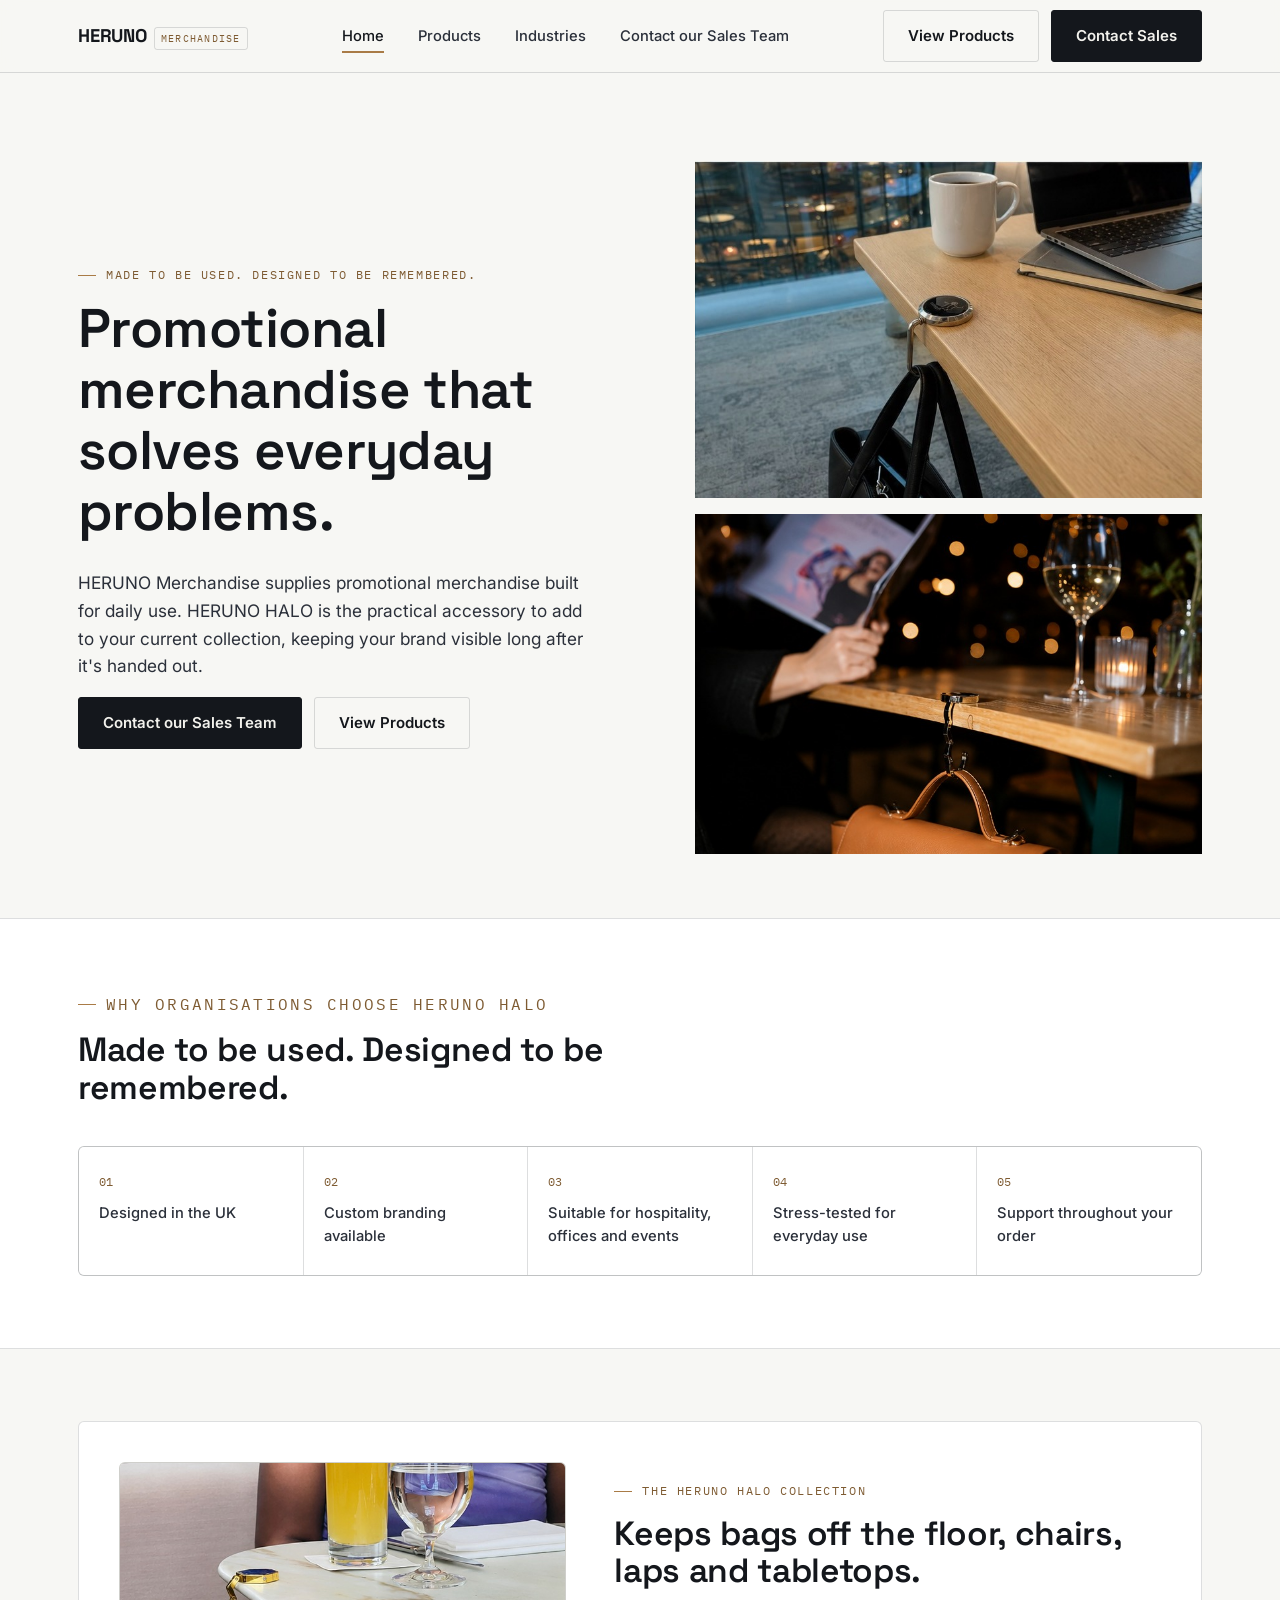
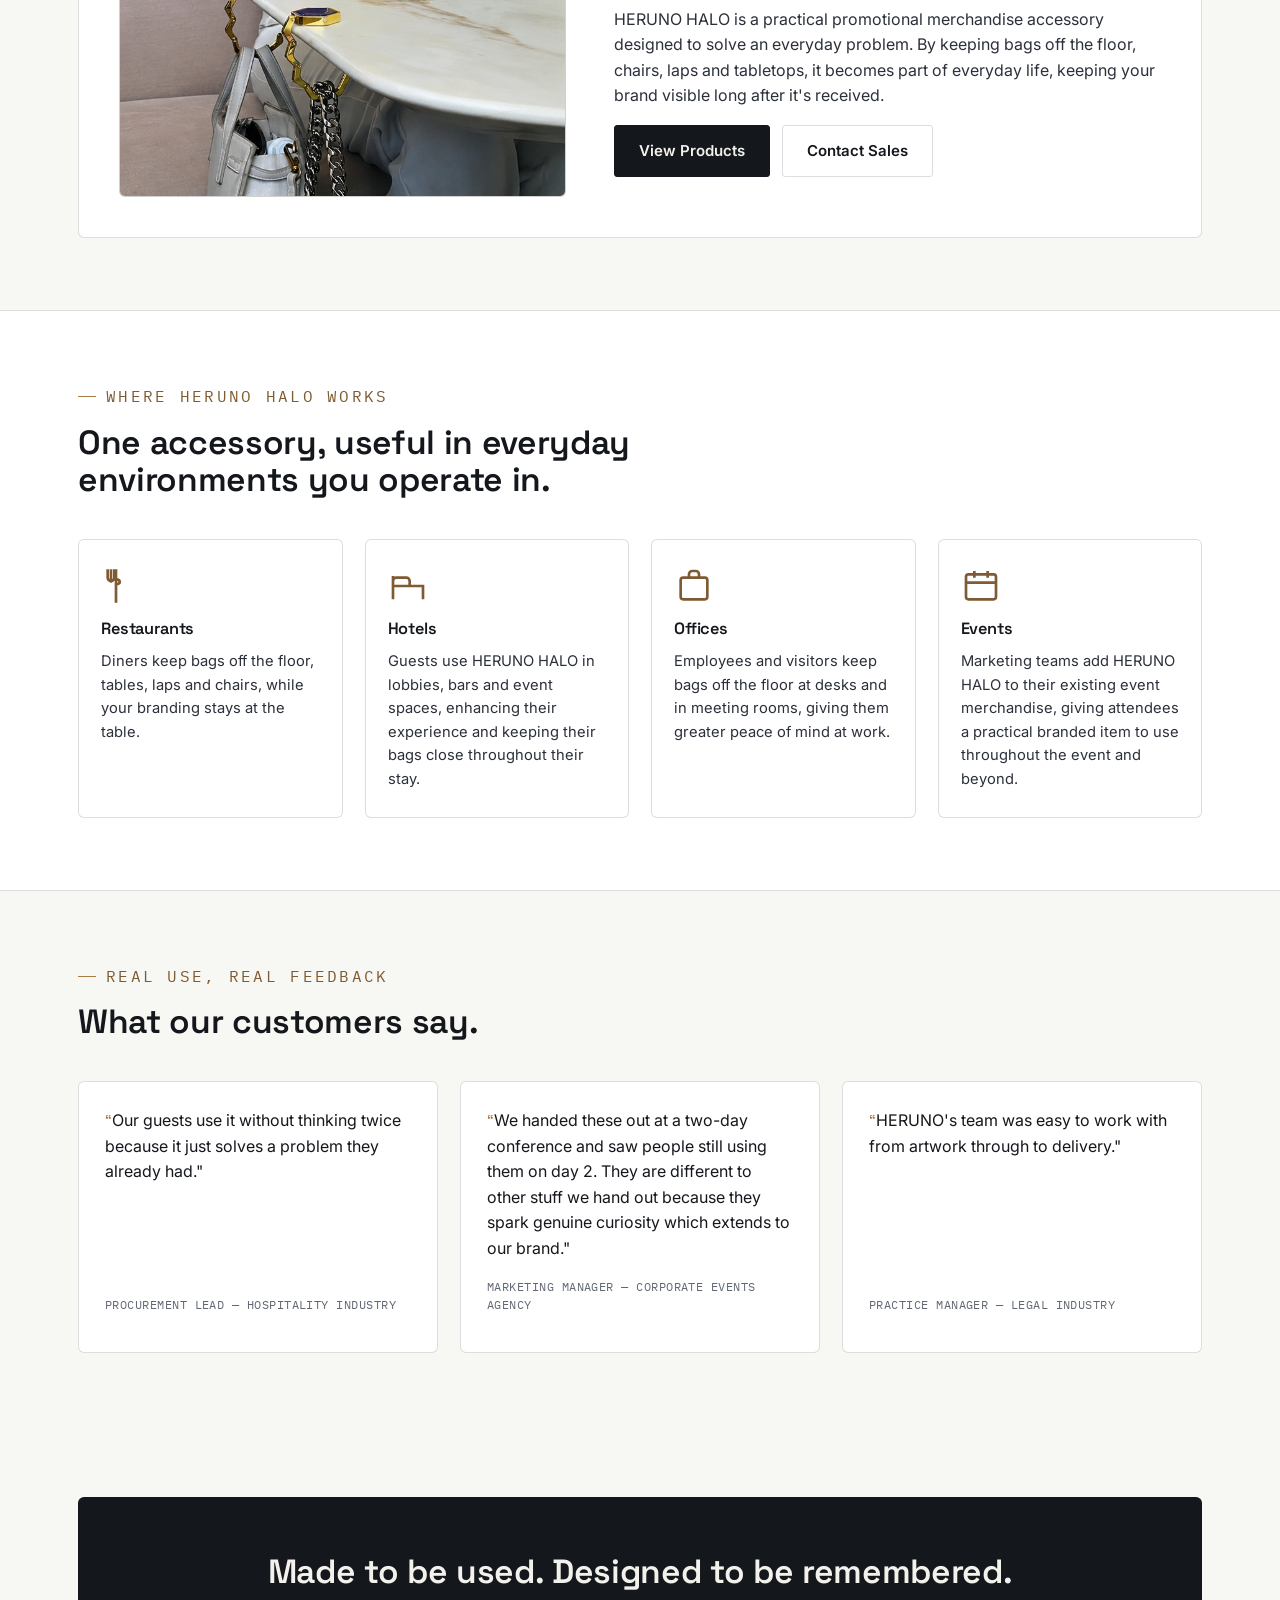
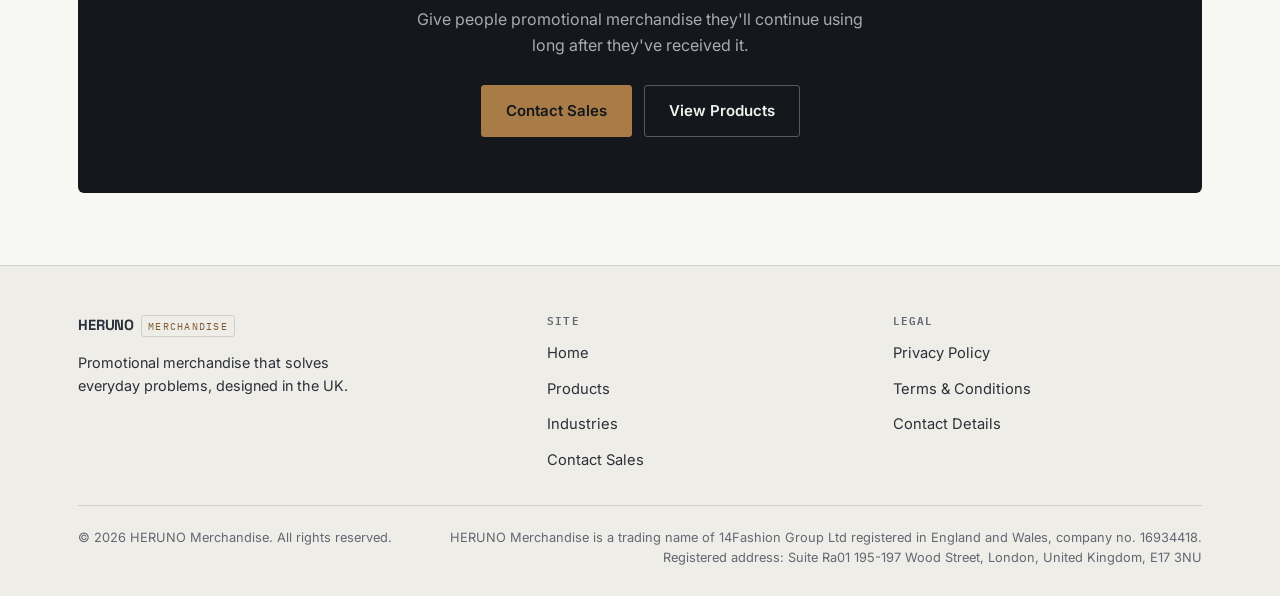
<file: index.html>
<!DOCTYPE html>
<html lang="en">

<head>
  <meta charset="UTF-8">
  <meta name="viewport" content="width=device-width, initial-scale=1.0">
  <title>HERUNO Merchandise — Promotional Merchandise That Solves Everyday Problems</title>
  <meta name="description"
    content="HERUNO brings thoughtfully designed accessories to busineeses that value practical,memorable merchandise.">
  <link rel="preconnect" href="https://fonts.googleapis.com">
  <link
    href="https://fonts.googleapis.com/css2?family=Space+Grotesk:wght@500;600;700&family=Inter:wght@400;500;600&family=IBM+Plex+Mono:wght@400;500&display=swap"
    rel="stylesheet">
  <link rel="stylesheet" href="css/style.css">
</head>

<body>

  <header class="site-header">
    <div class="container nav-wrap">
      <a href="index.html" class="logo">HERUNO <span class="tag">Merchandise</span></a>
      <nav aria-label="Primary">
        <ul class="nav-links">
          <li><a href="index.html" aria-current="page">Home</a></li>
          <li><a href="products.html">Products</a></li>
          <li><a href="industries.html">Industries</a></li>
          <li><a href="contact.html">Contact our Sales Team</a></li>
        </ul>
      </nav>
      <div class="nav-cta">
        <a href="products.html" class="btn btn-secondary">View Products</a>
        <a href="contact.html" class="btn btn-primary">Contact Sales</a>
        <button class="nav-toggle" aria-label="Open menu" aria-expanded="false"><span></span></button>
      </div>
    </div>
  </header>

  <main>

    <!-- Hero -->
    <section class="hero">
      <div class="container hero-grid">
        <div>
          <p class="eyebrow">Made to be used. Designed to be remembered.</p>
          <h1>Promotional merchandise that solves everyday problems.</h1>
          <p class="lede">HERUNO Merchandise supplies promotional merchandise built for daily use. HERUNO HALO is the
            practical
            accessory to add to your current collection, keeping your brand visible long after it's handed out.</p>
          <div class="btn-row">
            <a href="contact.html" class="btn btn-primary">Contact our Sales Team
            </a>
            <a href="products.html" class="btn btn-secondary">View Products</a>
          </div>
        </div>
        <div class="hero-images">
          <img src="assets/office-desk-laptop.jpg"
            alt="HERUNO HALO in use on a desk in an office atrium, next to a laptop">
          <img src="assets/restaurant-evening-secure.jpg"
            alt="HERUNO HALO Secure holding a bag at an evening restaurant table">
        </div>
      </div>
    </section>

    <!-- Trust -->
    <section class="section-alt">
      <div class="container">
        <div class="section-head">
          <p class="eyebrow">Why Organisations Choose HERUNO HALO</p>
          <h2>Made to be used. Designed to be remembered.</h2>
        </div>
        <div class="trust-grid">
          <div class="trust-item"><span class="num">01</span>
            <p>Designed in the UK</p>
          </div>
          <div class="trust-item"><span class="num">02</span>
            <p>Custom branding available</p>
          </div>
          <div class="trust-item"><span class="num">03</span>
            <p>Suitable for hospitality, offices and events</p>
          </div>
          <div class="trust-item"><span class="num">04</span>
            <p>Stress-tested for everyday use</p>
          </div>
          <div class="trust-item"><span class="num">05</span>
            <p>Support throughout your order</p>
          </div>
        </div>
      </div>
    </section>

    <!-- HALO description -->
    <section>
      <div class="container">
        <div class="halo-panel">
          <div class="photo-frame">
            <img src="assets/restaurant-table-fold.jpg" alt="HERUNO HALO Fold at a restaurant table">
          </div>
          <div>
            <p class="eyebrow">The HERUNO HALO Collection</p>
            <h2>Keeps bags off the floor, chairs, laps and tabletops.</h2>
            <p>HERUNO HALO is a practical promotional merchandise accessory designed to solve an everyday problem. By
              keeping bags off the floor, chairs, laps and tabletops, it becomes part of everyday life, keeping your
              brand visible long after it's received.</p>
            <div class="btn-row">
              <a href="products.html" class="btn btn-primary">View Products</a>
              <a href="contact.html" class="btn btn-secondary">Contact Sales</a>
            </div>
          </div>
        </div>
      </div>
    </section>

    <!-- Where HERUNO HALO works -->
    <section class="section-alt">
      <div class="container">
        <div class="section-head">
          <p class="eyebrow">Where HERUNO HALO Works</p>
          <h2>One accessory, useful in everyday environments you operate in.</h2>
        </div>
        <div class="industry-grid">
          <div class="industry-card">
            <svg class="icon" viewBox="0 0 24 24" fill="none" stroke="currentColor" stroke-width="1.6">
              <path d="M6 2v8M4 2v5a2 2 0 0 0 4 0V2M9 2l0 20M9 8c3 0 3 3 0 3" />
            </svg>
            <h3>Restaurants</h3>
            <p>Diners keep bags off the floor, tables, laps and chairs, while your branding stays at the table.</p>
          </div>
          <div class="industry-card">
            <svg class="icon" viewBox="0 0 24 24" fill="none" stroke="currentColor" stroke-width="1.6">
              <path d="M3 20V6M3 12h18v8M3 12V9a2 2 0 0 1 2-2h6a2 2 0 0 1 2 2v3" />
            </svg>
            <h3>Hotels</h3>
            <p>Guests use HERUNO HALO in lobbies, bars and event spaces, enhancing their experience and keeping their
              bags
              close throughout their stay.</p>
          </div>
          <div class="industry-card">
            <svg class="icon" viewBox="0 0 24 24" fill="none" stroke="currentColor" stroke-width="1.6">
              <rect x="4" y="7" width="16" height="13" rx="1.5" />
              <path d="M9 7V5a2 2 0 0 1 2-2h2a2 2 0 0 1 2 2v2" />
            </svg>
            <h3>Offices</h3>
            <p>Employees and visitors keep bags off the floor at desks and in meeting rooms, giving them greater peace
              of mind at work.</p>
          </div>
          <div class="industry-card">
            <svg class="icon" viewBox="0 0 24 24" fill="none" stroke="currentColor" stroke-width="1.6">
              <rect x="3" y="5" width="18" height="15" rx="1.5" />
              <path d="M3 10h18M8 3v4M16 3v4" />
            </svg>
            <h3>Events</h3>
            <p>Marketing teams add HERUNO HALO to their existing event merchandise, giving attendees a practical branded
              item to use throughout the event and beyond.</p>
          </div>
        </div>
      </div>
    </section>

    <!-- Testimonials -->
    <section>
      <div class="container">
        <div class="section-head">
          <p class="eyebrow">Real Use, Real Feedback</p>
          <h2>What our customers say.</h2>
        </div>
        <div class="testi-grid">
          <div class="testi-card">
            <p class="testi-quote">Our guests use it without thinking twice because it just solves a problem they
              already had."</p>
            <p class="testi-attr">Procurement Lead — Hospitality Industry</p>
          </div>
          <div class="testi-card">
            <p class="testi-quote">We handed these out at a two-day conference and saw people still using them on day 2.
              They are different to other stuff we hand out because they spark genuine curiosity which extends to our
              brand."</p>
            <p class="testi-attr">Marketing Manager — Corporate Events Agency</p>
          </div>
          <div class="testi-card">
            <p class="testi-quote">HERUNO's team was easy to work with from
              artwork through to delivery."</p>
            <p class="testi-attr">Practice Manager — Legal Industry</p>
          </div>
        </div>
      </div>
    </section>

    <!-- Homepage CTA -->
    <section>
      <div class="container">
        <div class="cta-band">
          <h2>Made to be used. Designed to be remembered.</h2>
          <p>Give people promotional merchandise they'll continue using long after they've received it.</p>
          <div class="btn-row">
            <a href="contact.html" class="btn btn-on-dark">Contact Sales</a>
            <a href="products.html" class="btn btn-ghost-on-dark">View Products</a>
          </div>
        </div>
      </div>
    </section>

  </main>

  <footer class="site-footer">
    <div class="container">
      <div class="footer-grid">
        <div>
          <a href="index.html" class="logo">HERUNO <span class="tag">Merchandise</span></a>
          <p style="margin-top:14px; max-width:34ch; font-size:0.9rem;">Promotional merchandise that solves everyday
            problems, designed in
            the UK.</p>
        </div>
        <div>
          <h4>Site</h4>
          <ul>
            <li><a href="index.html">Home</a></li>
            <li><a href="products.html">Products</a></li>
            <li><a href="industries.html">Industries</a></li>
            <li><a href="contact.html">Contact Sales</a></li>
          </ul>
        </div>
        <div>
          <h4>Legal</h4>
          <ul>
            <li><a href="privacy.html">Privacy Policy</a></li>
            <li><a href="terms.html">Terms &amp; Conditions</a></li>
            <li><a href="contact.html">Contact Details</a></li>
          </ul>
        </div>
      </div>
      <div class="footer-bottom">
        <span>&copy; <span data-year>2026</span> HERUNO Merchandise. All rights reserved.</span>
        <span><span class="footer-company-name">HERUNO Merchandise is a trading name of 14Fashion Group Ltd registered in England and Wales, company no. 16934418.</span><br><span class="footer-company-address">Registered address: Suite Ra01 195-197 Wood Street, London, United Kingdom, E17 3NU</span></span>
      </div>
    </div>
  </footer>

  <script src="js/main.js"></script>
</body>

</html>
</file>
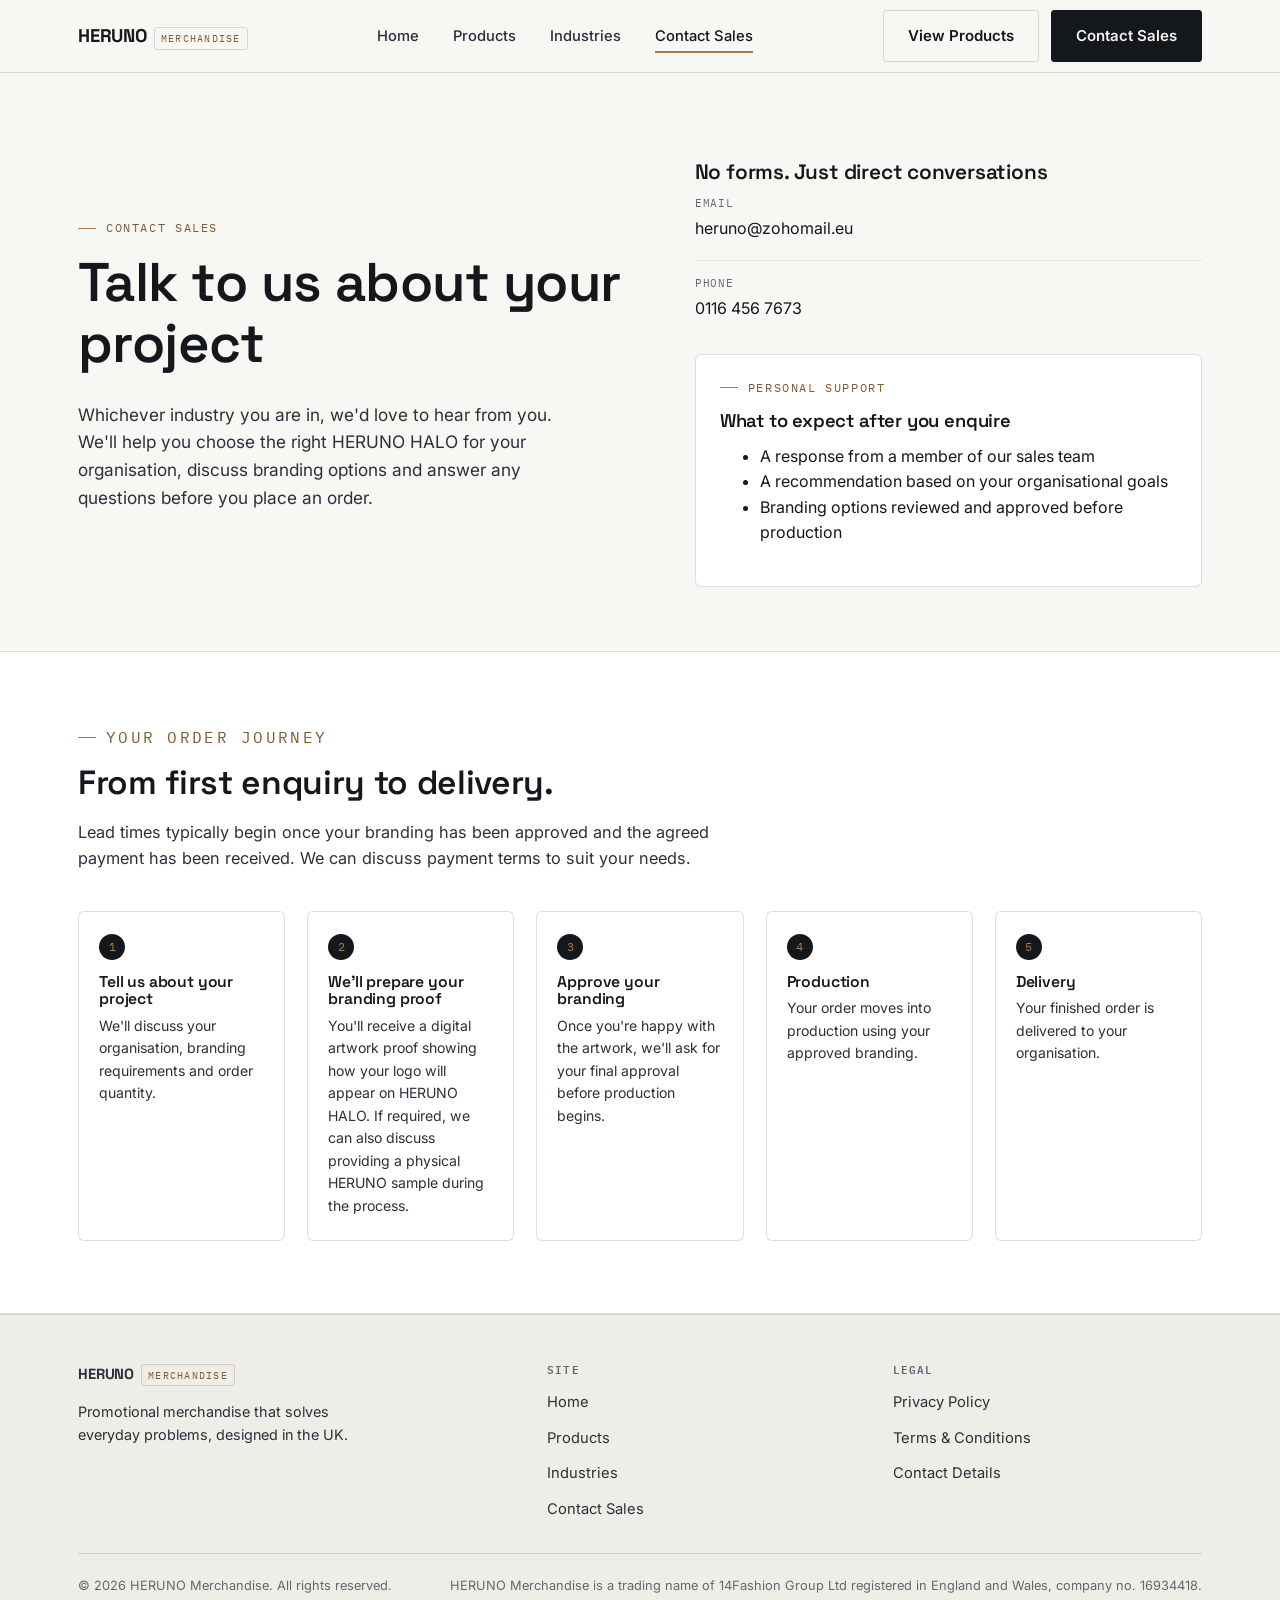
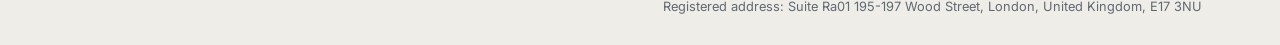
<file: contact.html>
<!DOCTYPE html>
<html lang="en">

<head>
  <meta charset="UTF-8">
  <meta name="viewport" content="width=device-width, initial-scale=1.0">
  <title>Contact Sales — HERUNO Merchandise</title>
  <meta name="description"
    content="Talk to HERUNO's sales team about adding HERUNO HALO to your promotional merchandise programme.">
  <link rel="preconnect" href="https://fonts.googleapis.com">
  <link
    href="https://fonts.googleapis.com/css2?family=Space+Grotesk:wght@500;600;700&family=Inter:wght@400;500;600&family=IBM+Plex+Mono:wght@400;500&display=swap"
    rel="stylesheet">
  <link rel="stylesheet" href="css/style.css">
</head>

<body>

  <header class="site-header">
    <div class="container nav-wrap">
      <a href="index.html" class="logo">HERUNO <span class="tag">Merchandise</span></a>
      <nav aria-label="Primary">
        <ul class="nav-links">
          <li><a href="index.html">Home</a></li>
          <li><a href="products.html">Products</a></li>
          <li><a href="industries.html">Industries</a></li>
          <li><a href="contact.html" aria-current="page">Contact Sales</a></li>
        </ul>
      </nav>
      <div class="nav-cta">
        <a href="products.html" class="btn btn-secondary">View Products</a>
        <a href="contact.html" class="btn btn-primary">Contact Sales</a>
        <button class="nav-toggle" aria-label="Open menu" aria-expanded="false"><span></span></button>
      </div>
    </div>
  </header>

  <main>

    <section class="hero">
      <div class="container hero-grid">
        <div>
          <p class="eyebrow">Contact Sales</p>
          <h1 style="max-width:20ch;">Talk to us about your project</h1>
          <p class="lede">Whichever industry you are in, we'd
            love to hear from you. We'll help you choose the right HERUNO HALO for your organisation, discuss branding
            options and answer any
            questions before you place an order.</p>
        </div>

        <div>
          <h2 style="font-size:1.3rem;">No forms. Just direct conversations</h2>
          <ul class="contact-detail-list">
            <li>
              <span class="k">Email</span>
              <span class="v"><a href="mailto:heruno@zohomail.eu">heruno@zohomail.eu</a></span>
            </li>
            <li>
              <span class="k">Phone</span>
              <span class="v"><a href="tel:01164567673">0116 456 7673</a></span>
            </li>
          </ul>

          <div class="halo-panel" style="padding:24px; grid-template-columns:1fr; margin-top:20px;">
            <div>
              <p class="eyebrow">Personal Support</p>
              <h3 class="mt-0">What to expect after you enquire</h3>
              <ul class="checklist" style="margin-top:12px;">
                <li>A response from a member of our sales team</li>
                <li>A recommendation based on your organisational goals</li>
                <li>Branding options reviewed and approved before production</li>
              </ul>
            </div>
          </div>
        </div>
      </div>
    </section>

    <!-- Order journey -->
    <section class="section-alt">
      <div class="container">
        <div class="section-head">
          <p class="eyebrow">Your Order Journey</p>
          <h2>From first enquiry to delivery.</h2>
          <p>Lead times typically begin once your branding has been approved and the agreed payment has been received.
            We can discuss payment terms to suit your needs.
          </p>
        </div>
        <ol class="journey-list">
          <li class="journey-step">
            <span class="step-num">1</span>
            <h3>Tell us about your project</h3>
            <p>We'll discuss your organisation, branding requirements and order quantity.</p>
          </li>
          <li class="journey-step">
            <span class="step-num">2</span>
            <h3>We'll prepare your branding proof</h3>
            <p>You'll receive a digital artwork proof showing how your logo will appear on HERUNO HALO. If required, we
              can also discuss providing a physical HERUNO sample during the process.</p>
          </li>
          <li class="journey-step">
            <span class="step-num">3</span>
            <h3>Approve your branding</h3>
            <p>Once you're happy with the artwork, we'll ask for your final approval before production begins.</p>
          </li>
          <li class="journey-step">
            <span class="step-num">4</span>
            <h3>Production</h3>
            <p>Your order moves into production using your approved branding.</p>
          </li>
          <li class="journey-step">
            <span class="step-num">5</span>
            <h3>Delivery</h3>
            <p>Your finished order is delivered to your organisation.</p>
          </li>
        </ol>
      </div>
    </section>

  </main>

  <footer class="site-footer">
    <div class="container">
      <div class="footer-grid">
        <div>
          <a href="index.html" class="logo">HERUNO <span class="tag">Merchandise</span></a>
          <p style="margin-top:14px; max-width:34ch; font-size:0.9rem;">Promotional merchandise that solves everyday
            problems, designed in
            the UK.</p>
        </div>
        <div>
          <h4>Site</h4>
          <ul>
            <li><a href="index.html">Home</a></li>
            <li><a href="products.html">Products</a></li>
            <li><a href="industries.html">Industries</a></li>
            <li><a href="contact.html">Contact Sales</a></li>
          </ul>
        </div>
        <div>
          <h4>Legal</h4>
          <ul>
            <li><a href="privacy.html">Privacy Policy</a></li>
            <li><a href="terms.html">Terms &amp; Conditions</a></li>
            <li><a href="contact.html">Contact Details</a></li>
          </ul>
        </div>
      </div>
      <div class="footer-bottom">
        <span>&copy; <span data-year>2026</span> HERUNO Merchandise. All rights reserved.</span>
        <span><span class="footer-company-name">HERUNO Merchandise is a trading name of 14Fashion Group Ltd registered in England and Wales, company no. 16934418.</span><br><span class="footer-company-address">Registered address: Suite Ra01 195-197 Wood Street, London, United Kingdom, E17 3NU</span></span>
      </div>
    </div>
  </footer>

  <script src="js/main.js"></script>
</body>

</html>
</file>
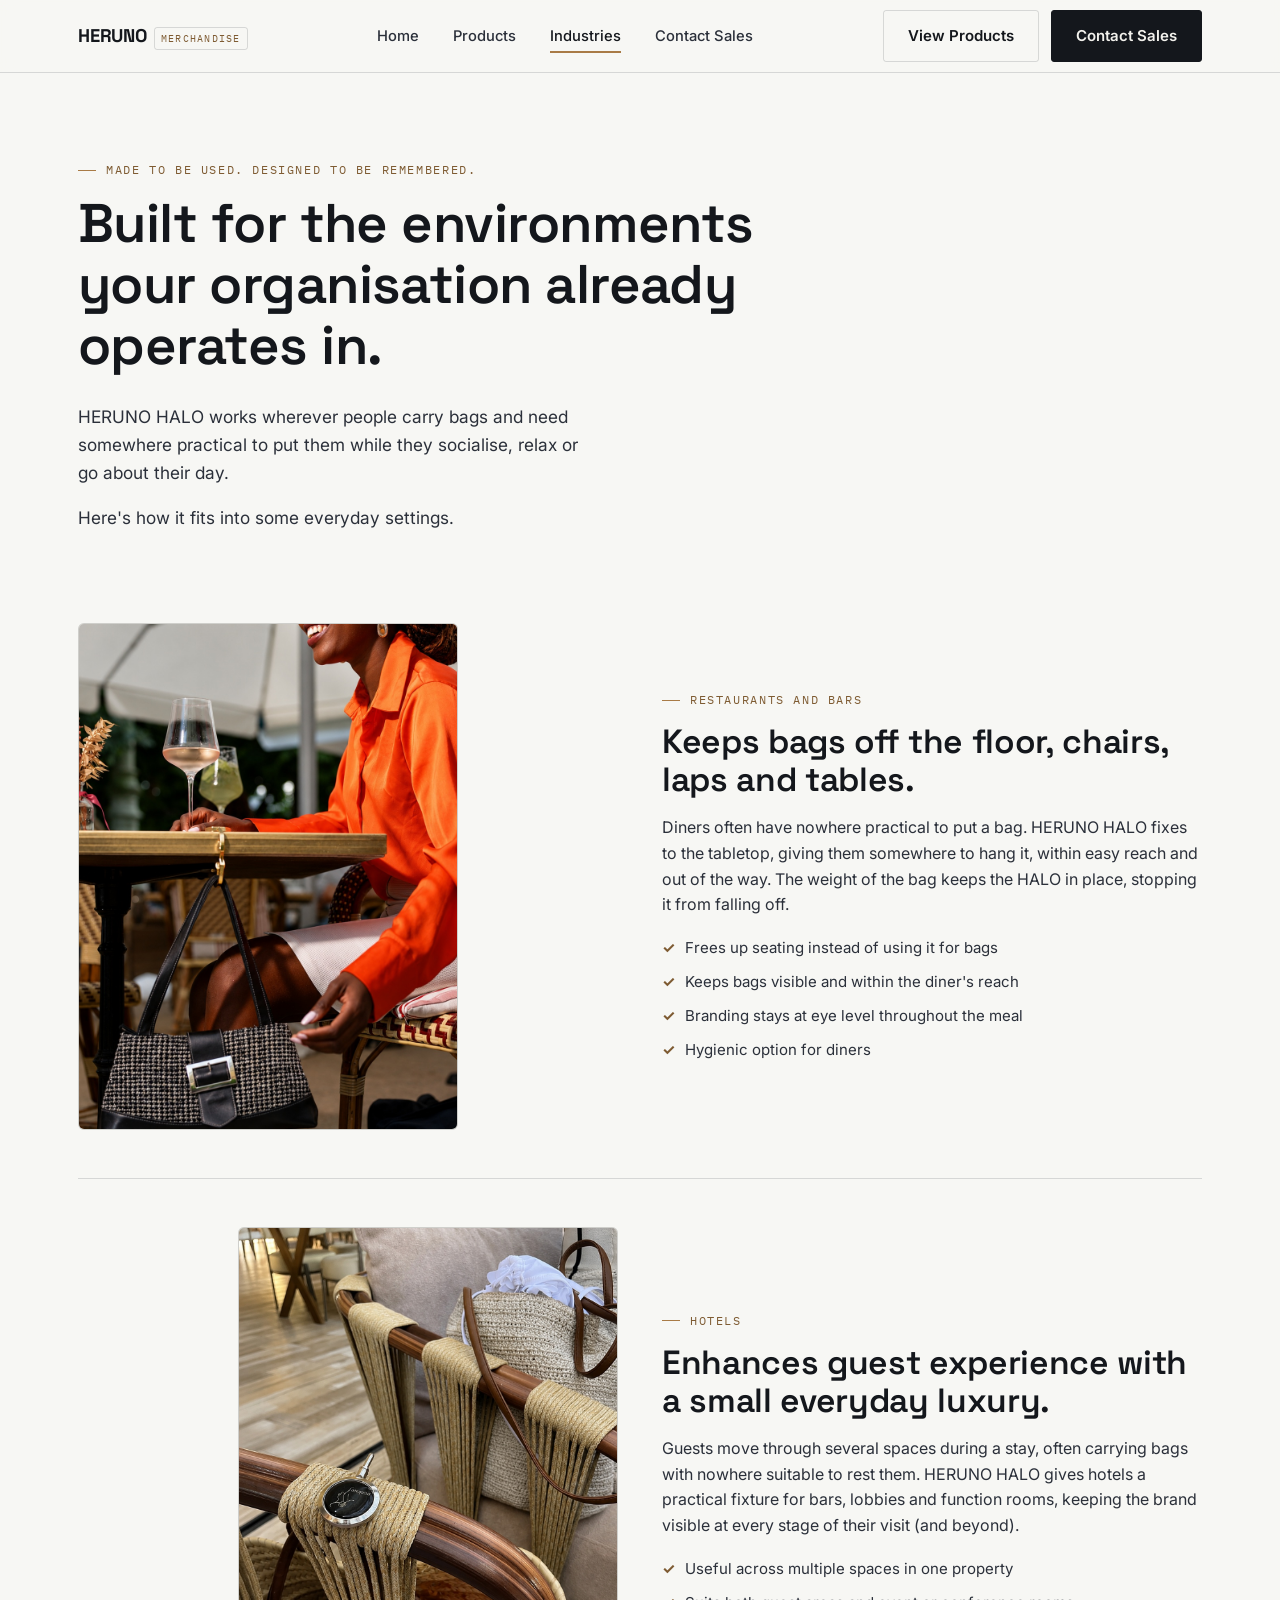
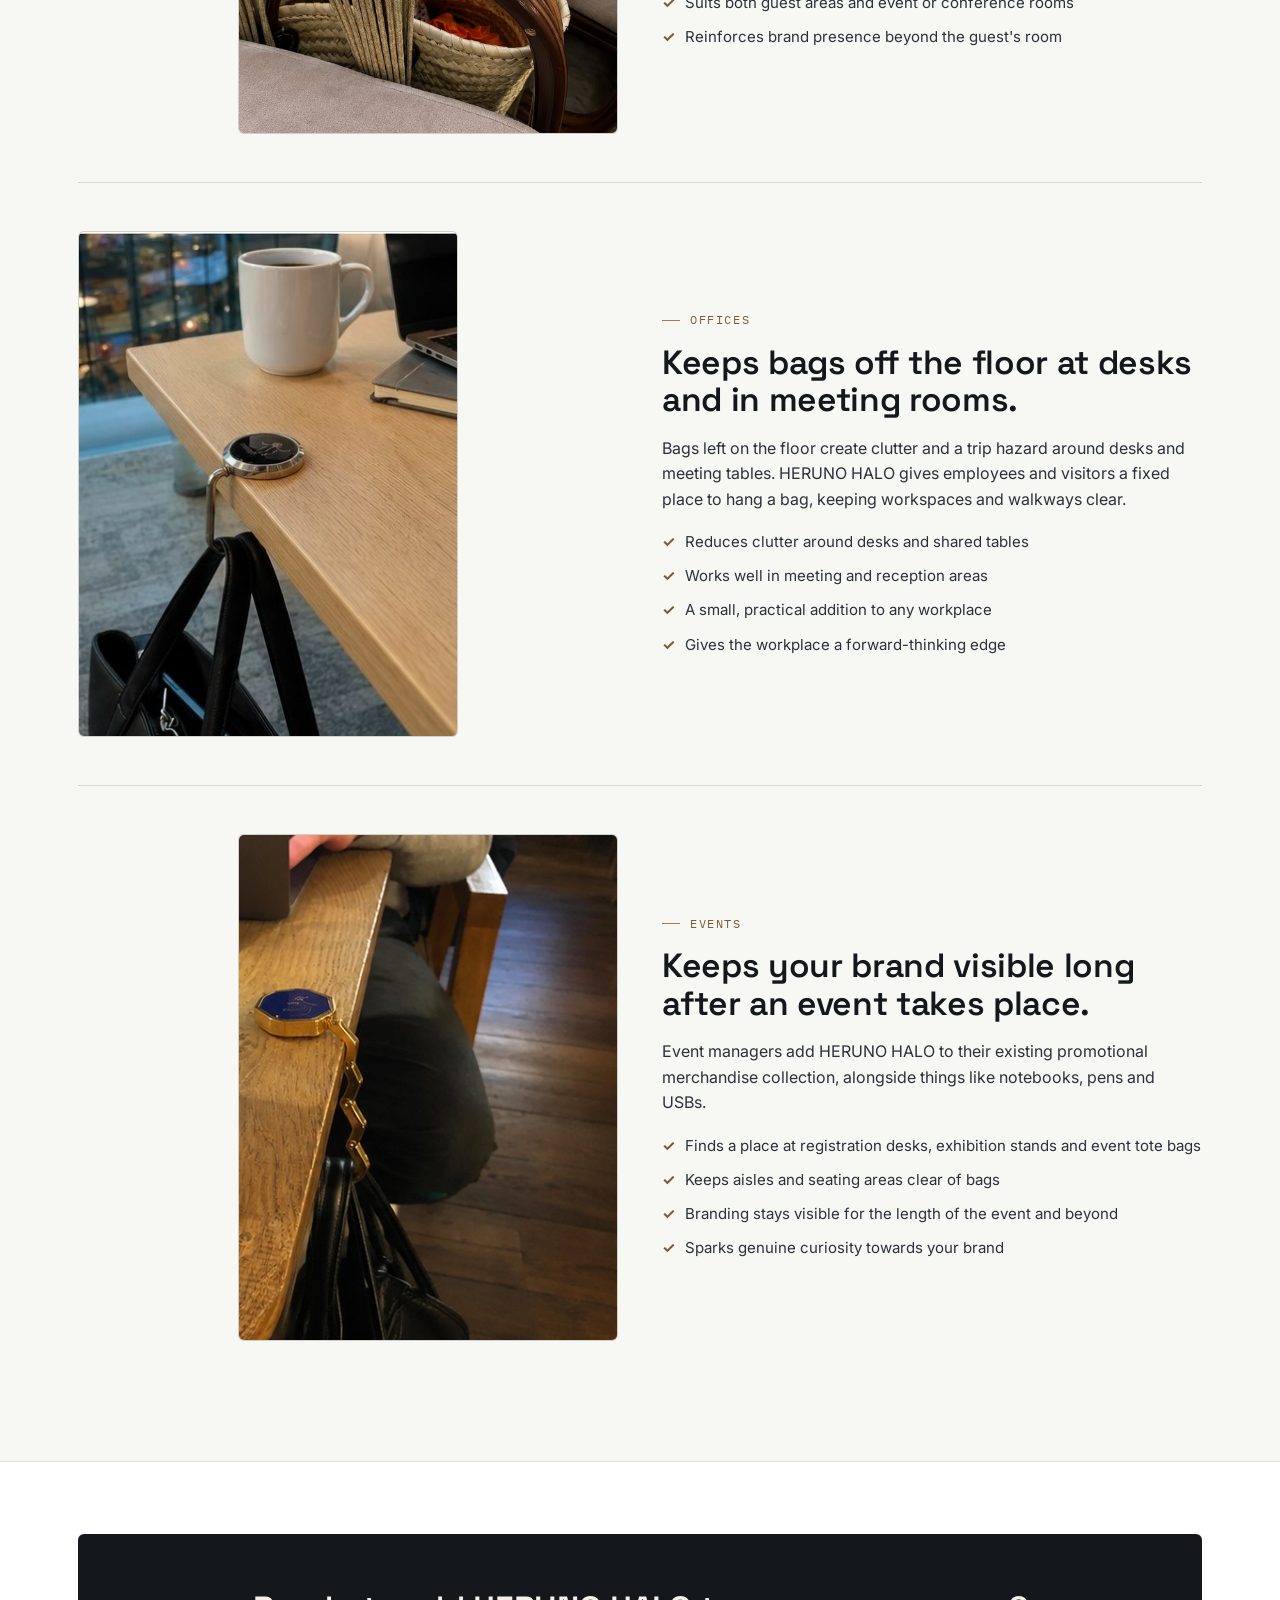
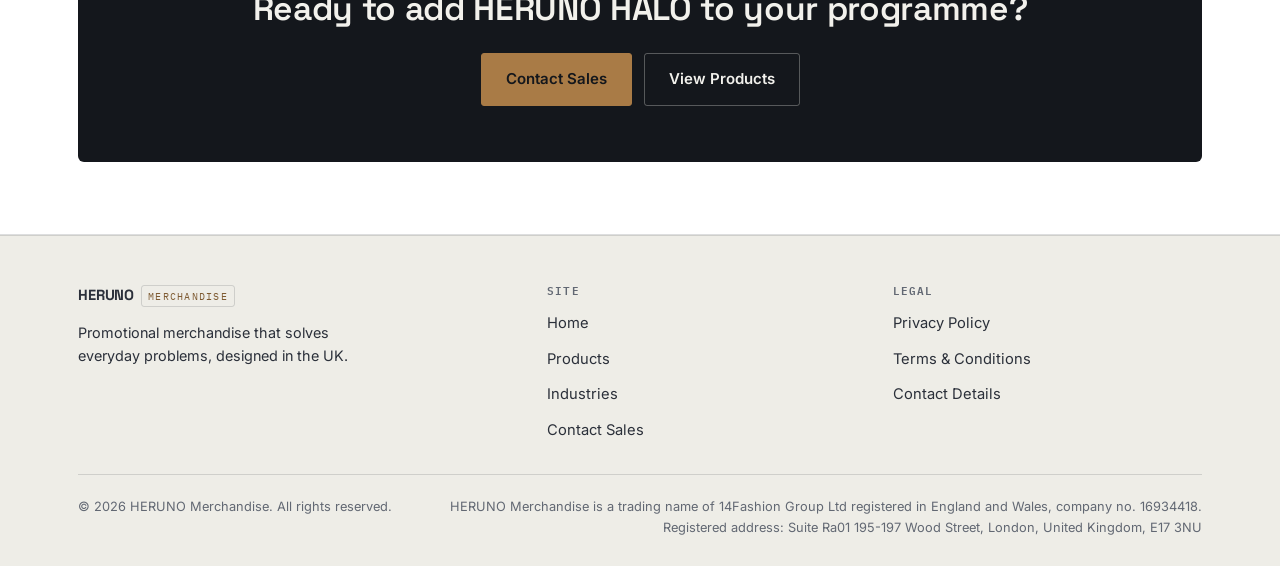
<file: industries.html>
<!DOCTYPE html>
<html lang="en">

<head>
  <meta charset="UTF-8">
  <meta name="viewport" content="width=device-width, initial-scale=1.0">
  <title>Industries — HERUNO HALO</title>
  <meta name="description"
    content="How HERUNO HALO improves everyday environments in restaurants, hotels, offices and events.">
  <link rel="preconnect" href="https://fonts.googleapis.com">
  <link
    href="https://fonts.googleapis.com/css2?family=Space+Grotesk:wght@500;600;700&family=Inter:wght@400;500;600&family=IBM+Plex+Mono:wght@400;500&display=swap"
    rel="stylesheet">
  <link rel="stylesheet" href="css/style.css">
</head>

<body>

  <header class="site-header">
    <div class="container nav-wrap">
      <a href="index.html" class="logo">HERUNO <span class="tag">Merchandise</span></a>
      <nav aria-label="Primary">
        <ul class="nav-links">
          <li><a href="index.html">Home</a></li>
          <li><a href="products.html">Products</a></li>
          <li><a href="industries.html" aria-current="page">Industries</a></li>
          <li><a href="contact.html">Contact Sales</a></li>
        </ul>
      </nav>
      <div class="nav-cta">
        <a href="products.html" class="btn btn-secondary">View Products</a>
        <a href="contact.html" class="btn btn-primary">Contact Sales</a>
        <button class="nav-toggle" aria-label="Open menu" aria-expanded="false"><span></span></button>
      </div>
    </div>
  </header>

  <main>

    <section class="hero" style="padding-bottom:20px;">
      <div class="container">
        <p class="eyebrow">Made to be used. Designed to be remembered.</p>
        <h1 style="max-width:20ch;">Built for the environments your organisation already operates in.</h1>
        <p class="lede">HERUNO HALO works wherever people carry bags and need somewhere practical to put them while they
          socialise, relax or go about their day.</p>
        <p class="lede" style="margin-bottom:0;">Here's how it fits into some everyday settings.</p>
      </div>
    </section>

    <section style="padding-top:24px;">
      <div class="container">
        <div class="industry-detail">
          <div class="photo-frame tall">
            <img src="assets/HERUNO_restaurant_photo.jpg" alt="HERUNO HALO in use at a restaurant table">
          </div>
          <div>
            <p class="eyebrow">Restaurants and Bars</p>
            <h2>Keeps bags off the floor, chairs, laps and tables.</h2>
            <p>Diners often have nowhere practical to put a bag. HERUNO HALO fixes to the tabletop, giving
              them somewhere to hang it, within easy reach and out of the way. The weight of the bag keeps the HALO in
              place, stopping it from falling off.</p>
            <ul class="checklist">
              <li>Frees up seating instead of using it for bags</li>
              <li>Keeps bags visible and within the diner's reach</li>
              <li>Branding stays at eye level throughout the meal</li>
              <li>Hygienic option for diners</li>
            </ul>
          </div>
        </div>

        <div class="industry-detail">
          <div>
            <p class="eyebrow">Hotels</p>
            <h2>Enhances guest experience with a small everyday luxury.</h2>
            <p>Guests move through several spaces during a stay, often carrying bags with nowhere suitable to rest them.
              HERUNO HALO gives hotels a practical fixture for bars, lobbies and function rooms, keeping the brand
              visible at every stage of their visit (and beyond).</p>
            <ul class="checklist">
              <li>Useful across multiple spaces in one property</li>
              <li>Suits both guest areas and event or conference rooms</li>
              <li>Reinforces brand presence beyond the guest's room</li>
            </ul>
          </div>
          <div class="photo-frame tall">
            <img src="assets/HERUNO_HALO_photo.jpg" alt="HERUNO HALO in use at a hotel">
          </div>
        </div>

        <div class="industry-detail">
          <div class="photo-frame tall">
            <img src="assets/office-desk-laptop.jpg"
              alt="HERUNO HALO in use on a desk in an office atrium, next to a laptop">
          </div>
          <div>
            <p class="eyebrow">Offices</p>
            <h2>Keeps bags off the floor at desks and in meeting rooms.</h2>
            <p>Bags left on the floor create clutter and a trip hazard around desks and meeting tables. HERUNO HALO
              gives employees and visitors a fixed place to hang a bag, keeping workspaces and walkways clear.</p>
            <ul class="checklist">
              <li>Reduces clutter around desks and shared tables</li>
              <li>Works well in meeting and reception areas</li>
              <li>A small, practical addition to any workplace</li>
              <li>Gives the workplace a forward-thinking edge</li>
            </ul>
          </div>
        </div>

        <div class="industry-detail">
          <div>
            <p class="eyebrow">Events</p>
            <h2>Keeps your brand visible long after an event takes place.</h2>



            <p>Event managers add HERUNO HALO to their existing promotional merchandise collection, alongside things
              like notebooks, pens and USBs.</p>
            <ul class="checklist">
              <li>Finds a place at registration desks, exhibition stands and event tote bags </li>
              <li>Keeps aisles and seating areas clear of bags</li>
              <li>Branding stays visible for the length of the event and beyond</li>
              <li>Sparks genuine curiosity towards your brand </li>

            </ul>
          </div>
          <div class="photo-frame tall">
            <img src="assets/cafe-desk-fold.jpg" alt="HERUNO HALO Fold hanging from a table edge next to a coffee cup"
              style="object-position: right center;">
          </div>
        </div>

      </div>
    </section>

    <section class="section-alt">
      <div class="container">
        <div class="cta-band" style="background:var(--ink);">
          <h2>Ready to add HERUNO HALO to your programme?</h2>
          <p></p>
          <div class="btn-row">
            <a href="contact.html" class="btn btn-on-dark">Contact Sales</a>
            <a href="products.html" class="btn btn-ghost-on-dark">View Products</a>
          </div>
        </div>
      </div>
    </section>

  </main>

  <footer class="site-footer">
    <div class="container">
      <div class="footer-grid">
        <div>
          <a href="index.html" class="logo">HERUNO <span class="tag">Merchandise</span></a>
          <p style="margin-top:14px; max-width:34ch; font-size:0.9rem;">Promotional merchandise that solves everyday
            problems, designed in
            the UK.</p>
        </div>
        <div>
          <h4>Site</h4>
          <ul>
            <li><a href="index.html">Home</a></li>
            <li><a href="products.html">Products</a></li>
            <li><a href="industries.html">Industries</a></li>
            <li><a href="contact.html">Contact Sales</a></li>
          </ul>
        </div>
        <div>
          <h4>Legal</h4>
          <ul>
            <li><a href="privacy.html">Privacy Policy</a></li>
            <li><a href="terms.html">Terms &amp; Conditions</a></li>
            <li><a href="contact.html">Contact Details</a></li>
          </ul>
        </div>
      </div>
      <div class="footer-bottom">
        <span>&copy; <span data-year>2026</span> HERUNO Merchandise. All rights reserved.</span>
        <span><span class="footer-company-name">HERUNO Merchandise is a trading name of 14Fashion Group Ltd registered in England and Wales, company no. 16934418.</span><br><span class="footer-company-address">Registered address: Suite Ra01 195-197 Wood Street, London, United Kingdom, E17 3NU</span></span>
      </div>
    </div>
  </footer>

  <script src="js/main.js"></script>
</body>

</html>
</file>
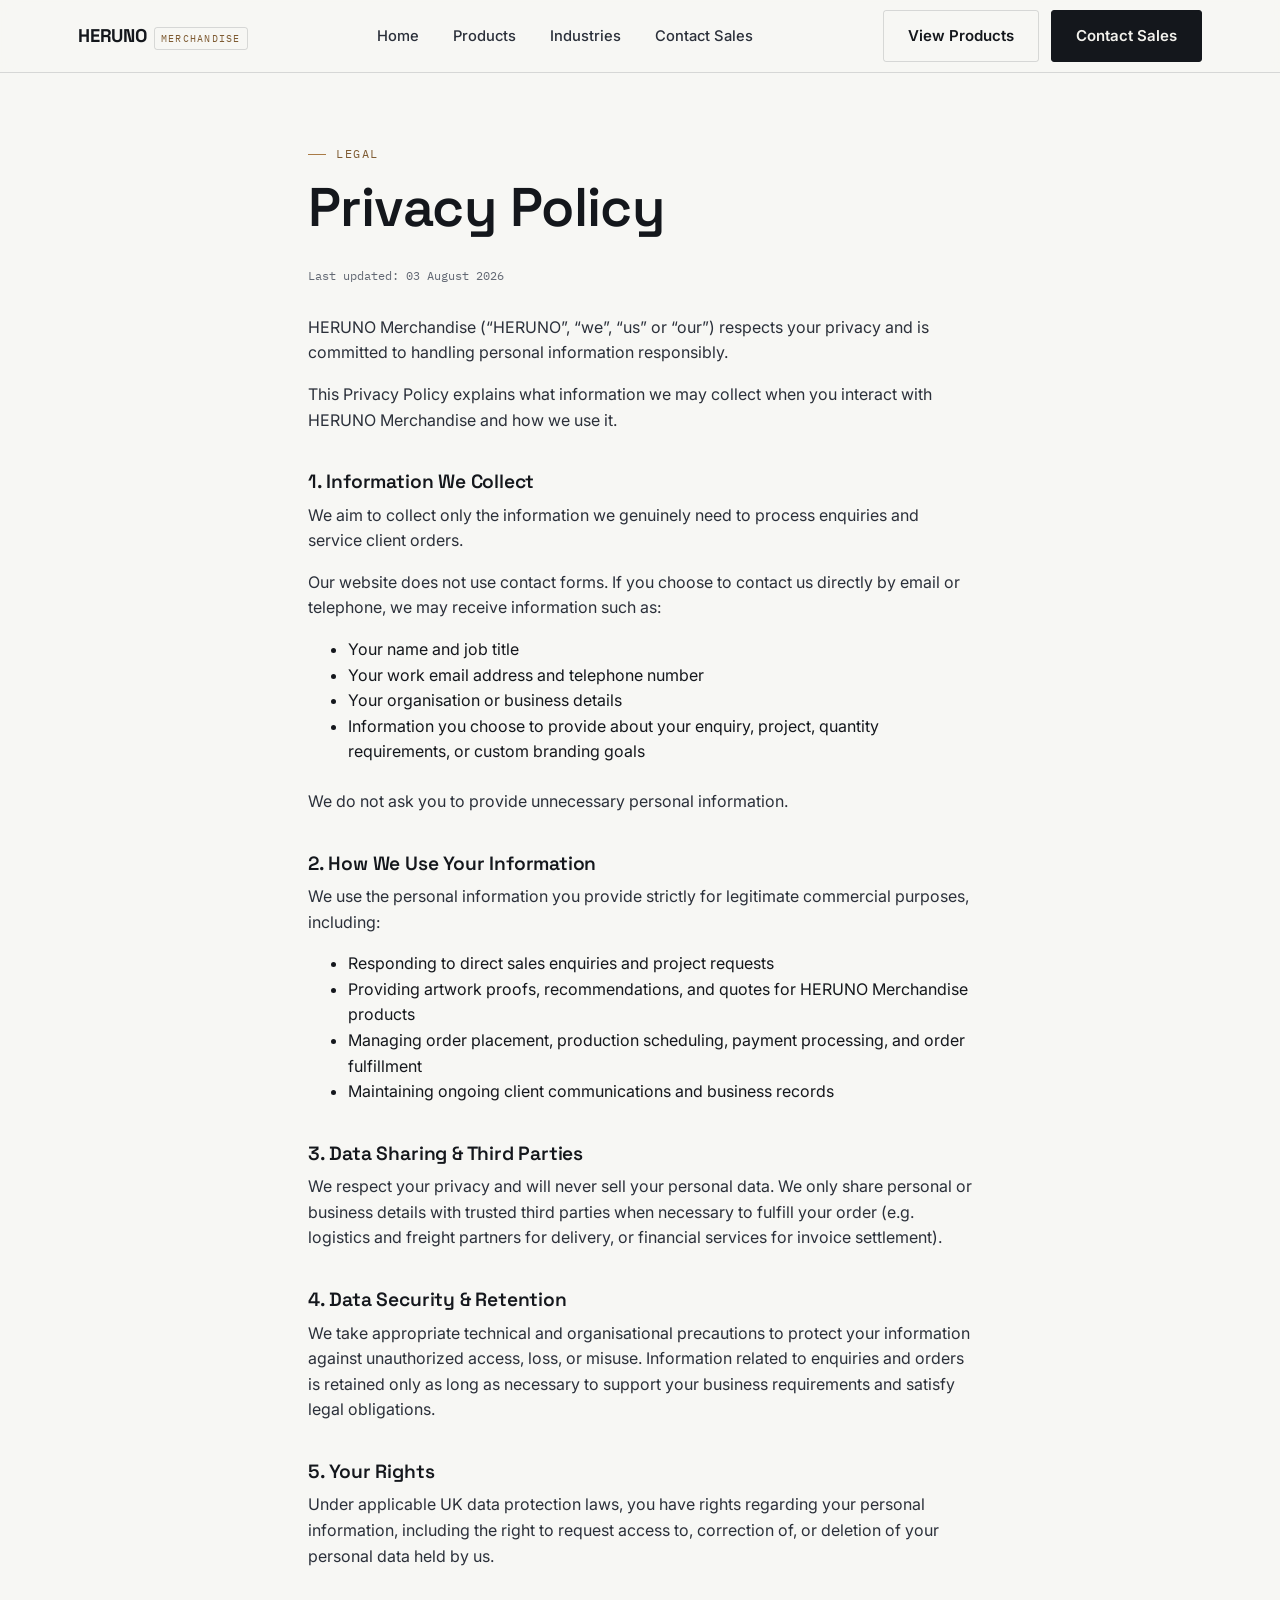
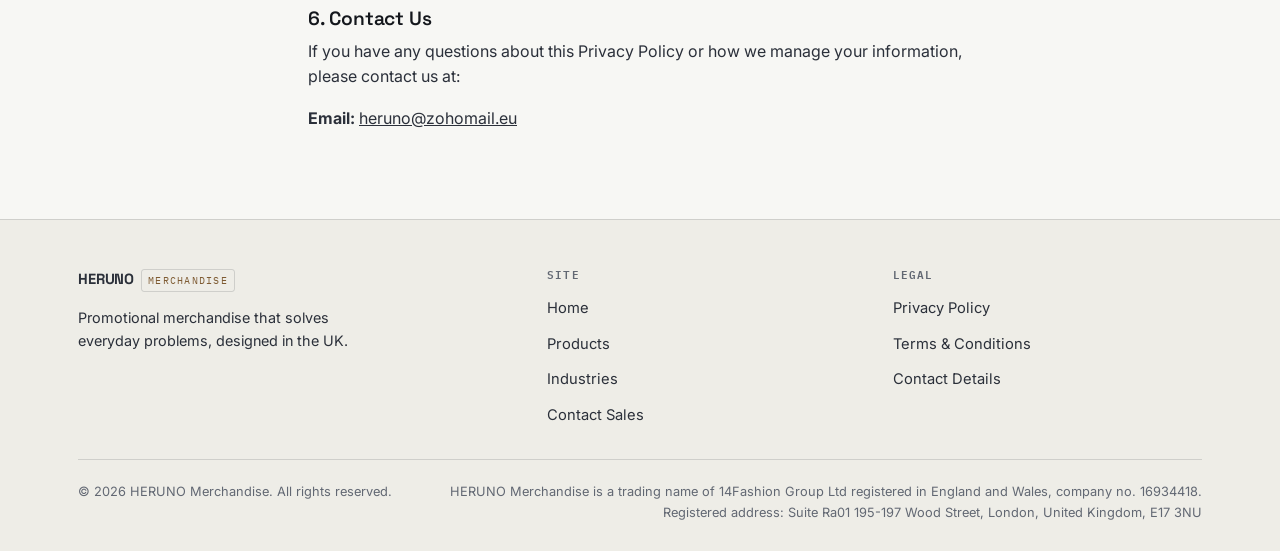
<file: privacy.html>
<!DOCTYPE html>
<html lang="en">

<head>
  <meta charset="UTF-8">
  <meta name="viewport" content="width=device-width, initial-scale=1.0">
  <title>Privacy Policy — HERUNO Merchandise</title>
  <meta name="description" content="Privacy Policy for HERUNO Merchandise — how we handle personal information.">
  <link rel="preconnect" href="https://fonts.googleapis.com">
  <link
    href="https://fonts.googleapis.com/css2?family=Space+Grotesk:wght@500;600;700&family=Inter:wght@400;500;600&family=IBM+Plex+Mono:wght@400;500&display=swap"
    rel="stylesheet">
  <link rel="stylesheet" href="css/style.css">
</head>

<body>

  <header class="site-header">
    <div class="container nav-wrap">
      <a href="index.html" class="logo">HERUNO <span class="tag">Merchandise</span></a>
      <nav aria-label="Primary">
        <ul class="nav-links">
          <li><a href="index.html">Home</a></li>
          <li><a href="products.html">Products</a></li>
          <li><a href="industries.html">Industries</a></li>
          <li><a href="contact.html">Contact Sales</a></li>
        </ul>
      </nav>
      <div class="nav-cta">
        <a href="products.html" class="btn btn-secondary">View Products</a>
        <a href="contact.html" class="btn btn-primary">Contact Sales</a>
        <button class="nav-toggle" aria-label="Open menu" aria-expanded="false"><span></span></button>
      </div>
    </div>
  </header>

  <main>
    <section>
      <div class="container legal-body">
        <p class="eyebrow">Legal</p>
        <h1>Privacy Policy</h1>
        <p class="legal-updated">Last updated: 03 August 2026</p>
        <p>HERUNO Merchandise (“HERUNO”, “we”, “us” or “our”) respects your privacy and is committed to handling
          personal information responsibly.</p>
        <p>This Privacy Policy explains what information we may collect when you interact with HERUNO Merchandise and
          how we use it.</p>

        <h2>1. Information We Collect</h2>
        <p>We aim to collect only the information we genuinely need to process enquiries and service client orders.</p>
        <p>Our website does not use contact forms. If you choose to contact us directly by email or telephone, we may
          receive information such as:</p>
        <ul class="checklist" style="margin-bottom: 24px;">
          <li>Your name and job title</li>
          <li>Your work email address and telephone number</li>
          <li>Your organisation or business details</li>
          <li>Information you choose to provide about your enquiry, project, quantity requirements, or custom branding
            goals</li>
        </ul>
        <p>We do not ask you to provide unnecessary personal information.</p>

        <h2>2. How We Use Your Information</h2>
        <p>We use the personal information you provide strictly for legitimate commercial purposes, including:</p>
        <ul class="checklist" style="margin-bottom: 24px;">
          <li>Responding to direct sales enquiries and project requests</li>
          <li>Providing artwork proofs, recommendations, and quotes for HERUNO Merchandise products</li>
          <li>Managing order placement, production scheduling, payment processing, and order fulfillment</li>
          <li>Maintaining ongoing client communications and business records</li>
        </ul>

        <h2>3. Data Sharing &amp; Third Parties</h2>
        <p>We respect your privacy and will never sell your personal data. We only share personal or business details
          with trusted third parties when necessary to fulfill your order (e.g. logistics and freight partners for
          delivery, or financial services for invoice settlement).</p>

        <h2>4. Data Security &amp; Retention</h2>
        <p>We take appropriate technical and organisational precautions to protect your information against unauthorized
          access, loss, or misuse. Information related to enquiries and orders is retained only as long as necessary to
          support your business requirements and satisfy legal obligations.</p>

        <h2>5. Your Rights</h2>
        <p>Under applicable UK data protection laws, you have rights regarding your personal information, including the
          right to request access to, correction of, or deletion of your personal data held by us.</p>

        <h2>6. Contact Us</h2>
        <p>If you have any questions about this Privacy Policy or how we manage your information, please contact us at:
        </p>
        <p><strong>Email:</strong> <a href="mailto:heruno@zohomail.eu">heruno@zohomail.eu</a></p>
      </div>
    </section>
  </main>

  <footer class="site-footer">
    <div class="container">
      <div class="footer-grid">
        <div>
          <a href="index.html" class="logo">HERUNO <span class="tag">Merchandise</span></a>
          <p style="margin-top:14px; max-width:34ch; font-size:0.9rem;">Promotional merchandise that solves everyday
            problems, designed in the UK.</p>
        </div>
        <div>
          <h4>Site</h4>
          <ul>
            <li><a href="index.html">Home</a></li>
            <li><a href="products.html">Products</a></li>
            <li><a href="industries.html">Industries</a></li>
            <li><a href="contact.html">Contact Sales</a></li>
          </ul>
        </div>
        <div>
          <h4>Legal</h4>
          <ul>
            <li><a href="privacy.html" aria-current="page">Privacy Policy</a></li>
            <li><a href="terms.html">Terms &amp; Conditions</a></li>
            <li><a href="contact.html">Contact Details</a></li>
          </ul>
        </div>
      </div>
      <div class="footer-bottom">
        <span>&copy; <span data-year>2026</span> HERUNO Merchandise. All rights reserved.</span>
        <span><span class="footer-company-name">HERUNO Merchandise is a trading name of 14Fashion Group Ltd registered in England and Wales, company no. 16934418.</span><br><span class="footer-company-address">Registered address: Suite Ra01 195-197 Wood Street, London, United Kingdom, E17 3NU</span></span>
      </div>
    </div>
  </footer>

  <script src="js/main.js"></script>
</body>

</html>
</file>
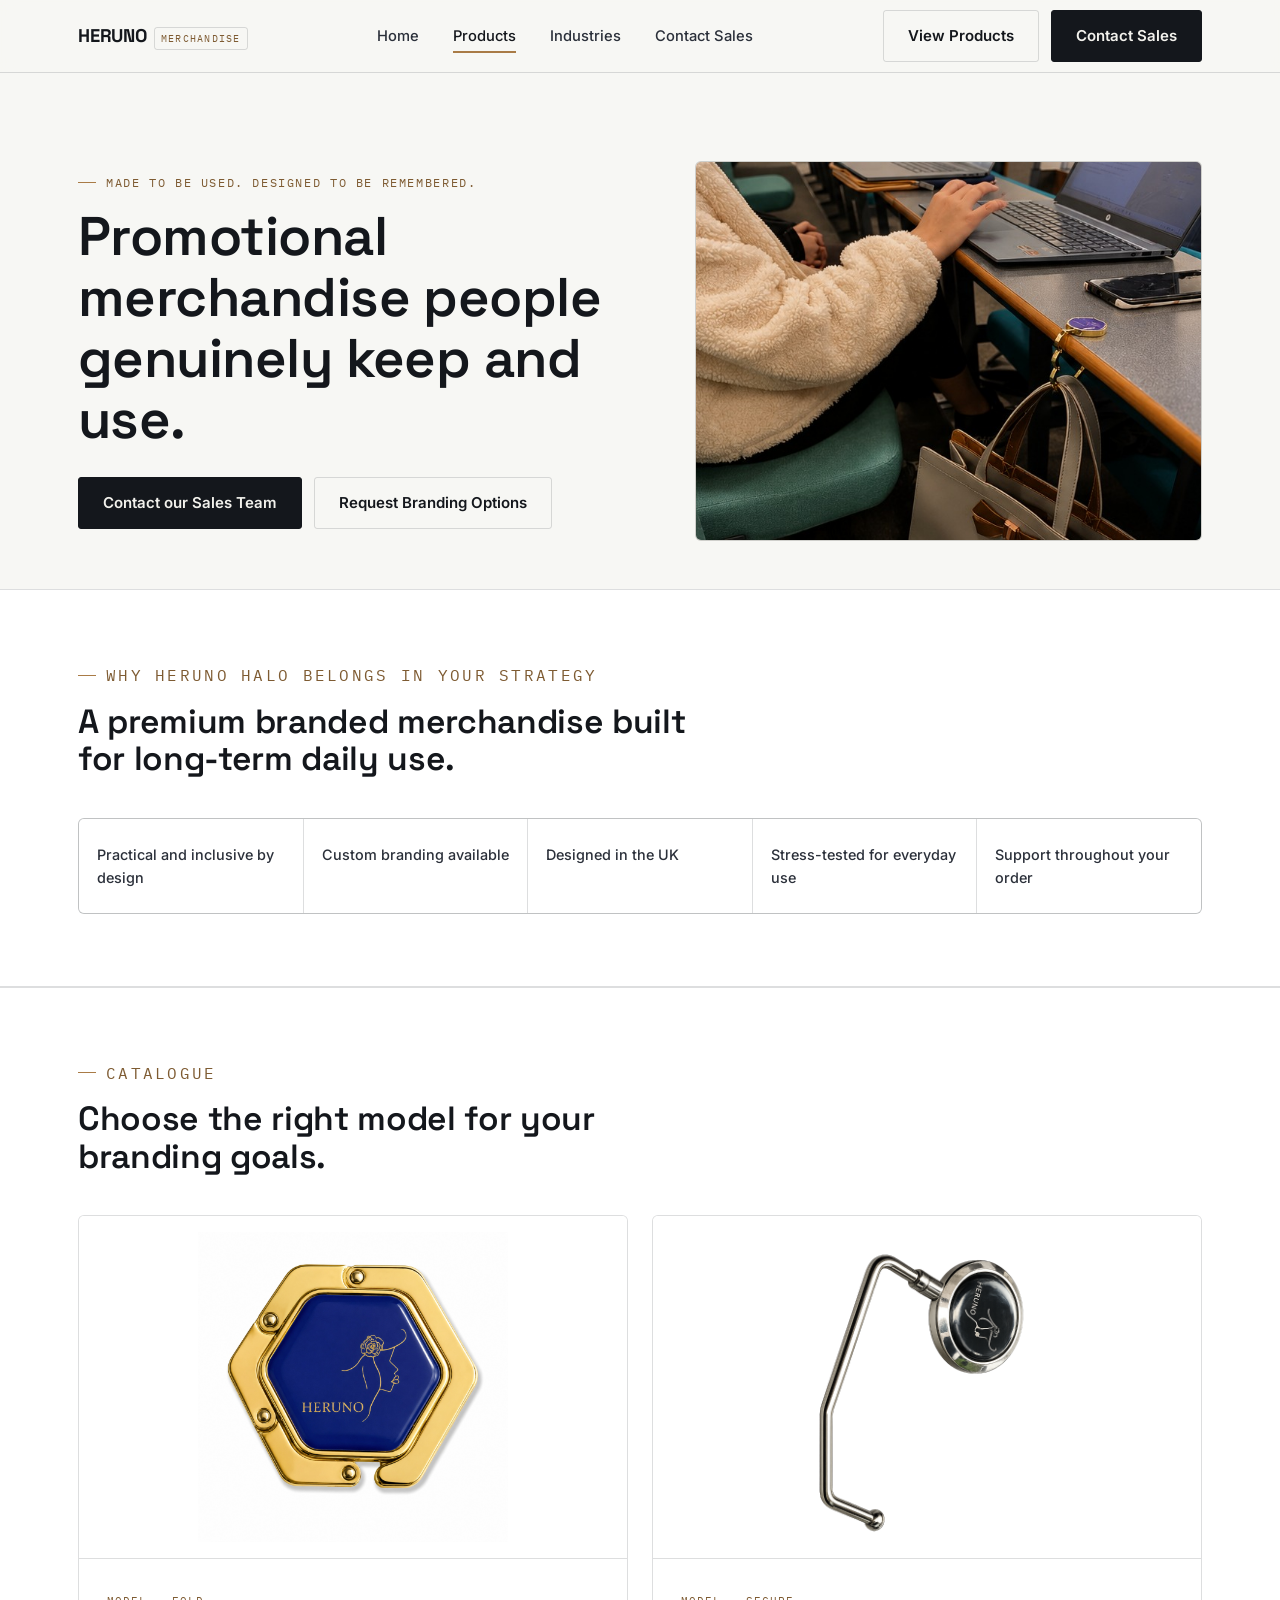
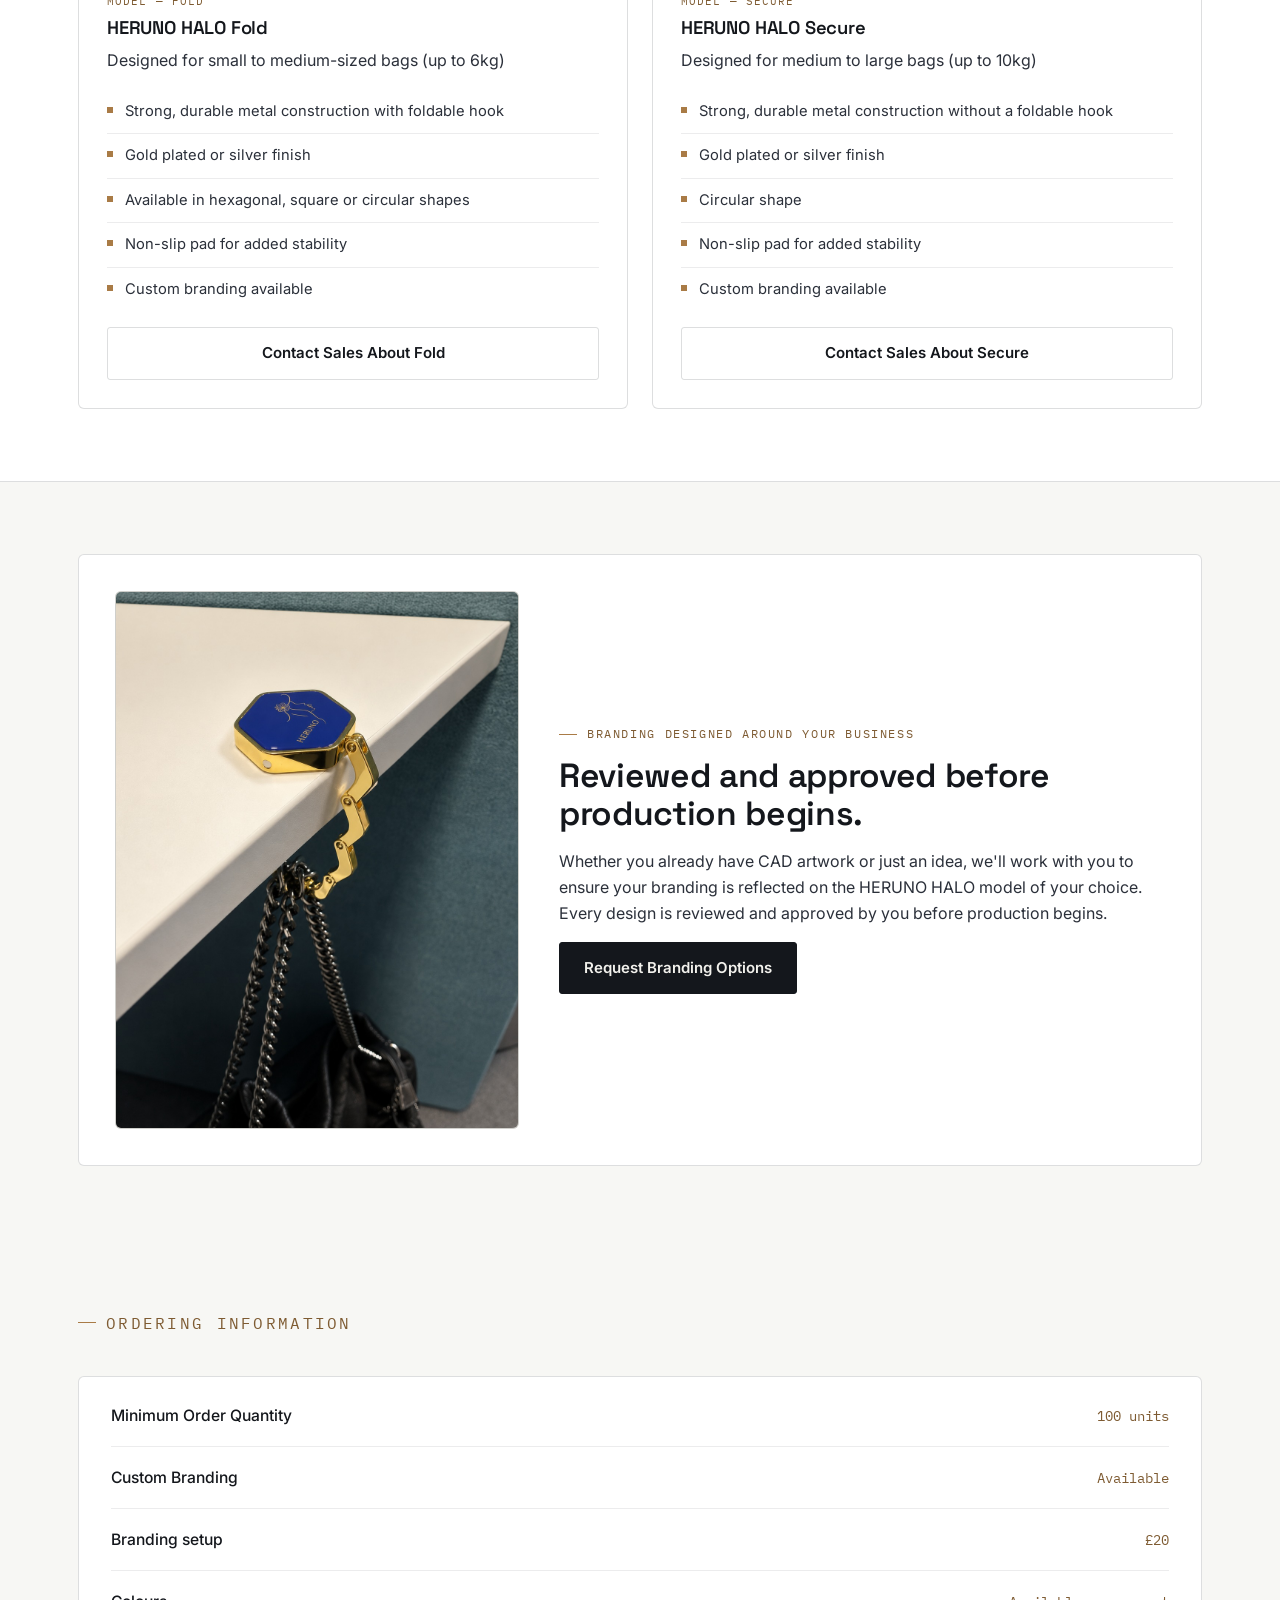
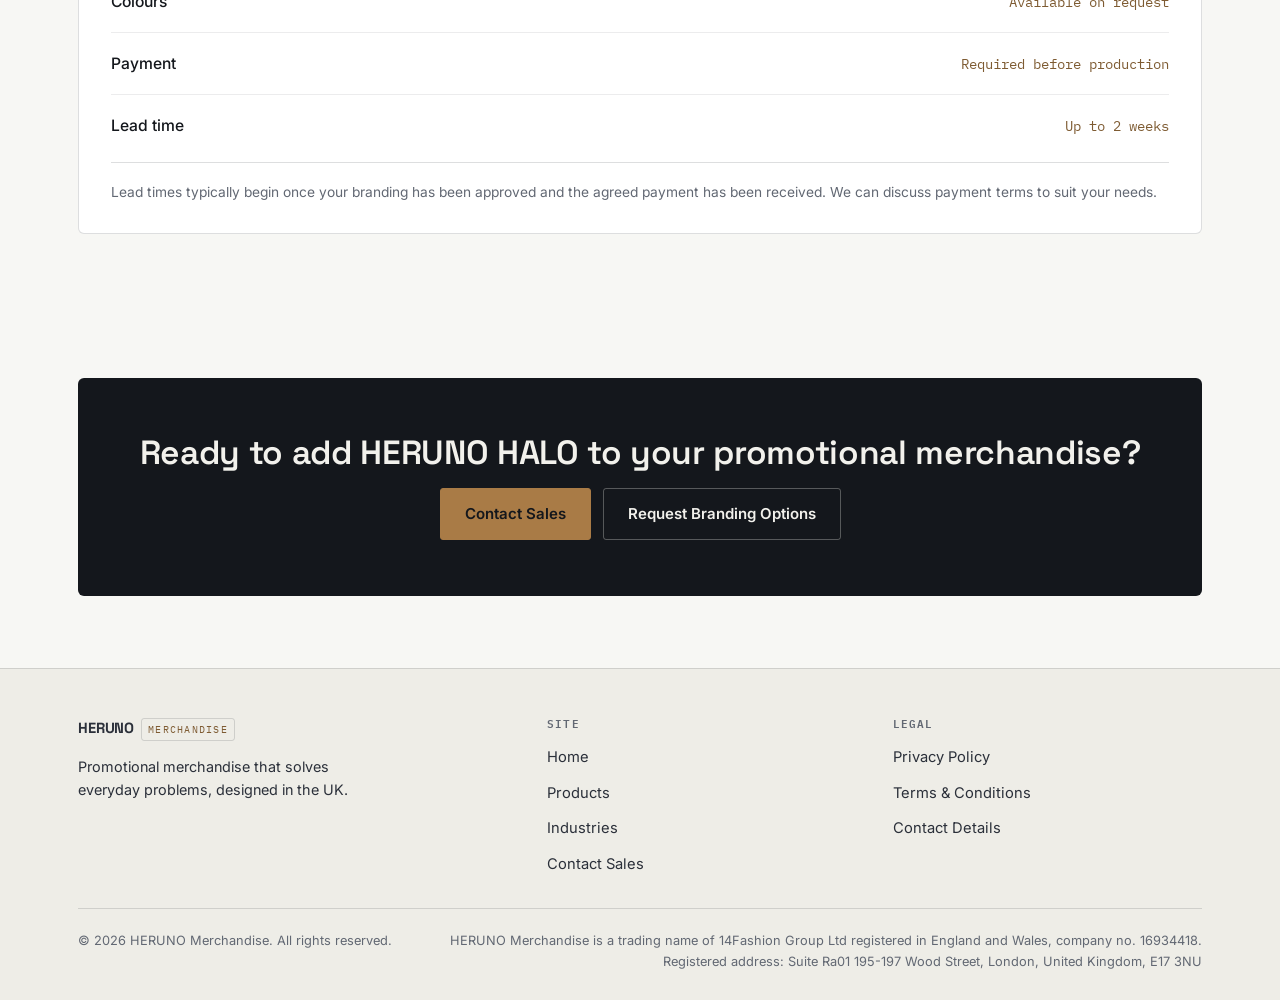
<file: products.html>
<!DOCTYPE html>
<html lang="en">

<head>
  <meta charset="UTF-8">
  <meta name="viewport" content="width=device-width, initial-scale=1.0">
  <title>Products — HERUNO HALO</title>
  <meta name="description"
    content="HERUNO HALO Fold and HERUNO HALO Secure — promotional merchandise accessories designed in the UK, stress-tested for everyday use, with custom branding available.">
  <link rel="preconnect" href="https://fonts.googleapis.com">
  <link
    href="https://fonts.googleapis.com/css2?family=Space+Grotesk:wght@500;600;700&family=Inter:wght@400;500;600&family=IBM+Plex+Mono:wght@400;500&display=swap"
    rel="stylesheet">
  <link rel="stylesheet" href="css/style.css">
</head>

<body>

  <header class="site-header">
    <div class="container nav-wrap">
      <a href="index.html" class="logo">HERUNO <span class="tag">Merchandise</span></a>
      <nav aria-label="Primary">
        <ul class="nav-links">
          <li><a href="index.html">Home</a></li>
          <li><a href="products.html" aria-current="page">Products</a></li>
          <li><a href="industries.html">Industries</a></li>
          <li><a href="contact.html">Contact Sales</a></li>
        </ul>
      </nav>
      <div class="nav-cta">
        <a href="products.html" class="btn btn-secondary">View Products</a>
        <a href="contact.html" class="btn btn-primary">Contact Sales</a>
        <button class="nav-toggle" aria-label="Open menu" aria-expanded="false"><span></span></button>
      </div>
    </div>
  </header>

  <main>

    <!-- Hero -->
    <section class="hero" style="padding-bottom:48px;">
      <div class="container hero-grid">
        <div>
          <p class="eyebrow">Made to be used. Designed to be remembered.</p>
          <h1 style="max-width:18ch;">Promotional merchandise people genuinely keep and use.</h1>
          <p class="lede"></p>
          <div class="btn-row">
            <a href="contact.html" class="btn btn-primary">Contact our Sales Team</a>
            <a href="contact.html#branding" class="btn btn-secondary">Request Branding Options</a>
          </div>
        </div>
        <div class="photo-frame">
          <img src="assets/office-atrium-fold.jpg"
            alt="HERUNO HALO in use on a desk in an office atrium, next to a laptop">
        </div>
      </div>
    </section>

    <!-- Why it belongs -->
    <section class="section-alt">
      <div class="container">
        <div class="section-head">
          <p class="eyebrow">Why HERUNO HALO Belongs In Your Strategy</p>
          <h2>A premium branded merchandise built for long-term daily use.</h2>
        </div>
        <div class="reason-grid">
          <div class="reason-item">
            <p>Practical and inclusive by design</p>
          </div>
          <div class="reason-item">
            <p>Custom branding available</p>
          </div>
          <div class="reason-item">
            <p>Designed in the UK</p>
          </div>
          <div class="reason-item">
            <p>Stress-tested for everyday use</p>
          </div>
          <div class="reason-item">
            <p>Support throughout your order</p>
          </div>
        </div>
      </div>
    </section>

    <!-- Comparison -->
    <section class="section-alt">
      <div class="container">
        <div class="section-head">
          <p class="eyebrow">Catalogue</p>
          <h2>Choose the right model for your branding goals.</h2>
        </div>
        <div class="compare-grid">

          <article class="product-card">
            <div class="photo-frame card-art" style="background: #ffffff;">
              <img src="assets/heruno-fold.jpg" alt="HERUNO HALO Fold" style="object-fit: contain; padding: 16px;">
            </div>
            <div class="body">
              <div>
                <span class="model-tag">Model — Fold</span>
                <h3 style="margin-top:6px;">HERUNO HALO Fold</h3>
                <p style="margin:0;">Designed for small to medium-sized bags (up to 6kg) </p>
              </div>
              <ul class="spec-list">
                </li>
                <li>Strong, durable metal construction with foldable hook</li>
                <li>Gold plated or silver finish</li>
                <li>Available in hexagonal, square or circular shapes</li>
                <li>Non-slip pad for added stability</li>
                <li>Custom branding available</li>
              </ul>
              <a href="contact.html" class="btn btn-secondary" style="margin-top:auto;">Contact Sales About Fold</a>
            </div>
          </article>

          <article class="product-card">
            <div class="photo-frame card-art" style="background: #ffffff;">
              <img src="assets/heruno-secure.jpg" alt="HERUNO HALO Secure"
                style="object-fit: contain; padding: 0; transform: scale(1.45) rotate(90deg);">
            </div>
            <div class="body">
              <div>
                <span class="model-tag">Model — Secure</span>
                <h3 style="margin-top:6px;">HERUNO HALO Secure</h3>
                <p style="margin:0;">Designed for medium to large bags (up to 10kg)</p>
              </div>
              <ul class="spec-list">
                </li>
                </li>
                <li>Strong, durable metal construction without a foldable hook</li>
                <li>Gold plated or silver finish</li>
                <li>Circular shape</li>
                <li>Non-slip pad for added stability</li>
                <li>Custom branding available</li>
              </ul>
              <a href="contact.html" class="btn btn-secondary" style="margin-top:auto;">Contact Sales About Secure</a>
            </div>
          </article>

        </div>
      </div>
    </section>

    <!-- Branding -->
    <section id="branding">
      <div class="container">
        <div class="branding-panel">
          <div class="photo-frame" style="aspect-ratio: auto; height: auto;">
            <img src="assets/hero-fold-desk.jpg" alt="Branding proof example — logo on HERUNO HALO"
              style="height: auto; width: 100%; object-fit: contain;">
          </div>
          <div>
            <p class="eyebrow">Branding Designed Around Your Business</p>
            <h2 class="mt-0">Reviewed and approved before production begins.</h2>
            <p>Whether you already have CAD artwork or just an idea, we'll work with you to ensure your branding is
              reflected on the HERUNO HALO model of your choice.
              Every design is reviewed and approved by you before production begins.</p>
            <a href="contact.html" class="btn btn-primary">Request Branding Options</a>
          </div>
        </div>
      </div>
    </section>

    <!-- Ordering information -->
    <section>
      <div class="container">
        <div class="section-head">
          <p class="eyebrow">Ordering Information</p>
          </h2>
        </div>
        <div class="order-info">
          <div class="order-info-row"><span class="k">Minimum Order Quantity</span><span class="v">100 units</span>
          </div>
          <div class="order-info-row"><span class="k">Custom Branding</span><span class="v">Available</span></div>
          <div class="order-info-row"><span class="k">Branding setup</span><span class="v">£20</span></div>
          <div class="order-info-row"><span class="k">Colours</span><span class="v">Available on request</span></div>
          <div class="order-info-row"><span class="k">Payment</span><span class="v">Required before production</span>
          </div>
          <div class="order-info-row"><span class="k">Lead time</span><span class="v">Up to 2 weeks</span></div>
          <p class="order-info-note">Lead times typically begin once your branding has been approved and the agreed
            payment has been received. We can discuss payment terms to suit your needs.</p>
        </div>
      </div>
    </section>

    <!-- Products CTA -->
    <section>
      <div class="container">
        <div class="cta-band">
          <h2>Ready to add HERUNO HALO to your promotional merchandise?</h2>

          <div class="btn-row">
            <a href="contact.html" class="btn btn-on-dark">Contact Sales</a>
            <a href="contact.html#branding" class="btn btn-ghost-on-dark">Request Branding Options</a>
          </div>
        </div>
      </div>
    </section>

  </main>

  <footer class="site-footer">
    <div class="container">
      <div class="footer-grid">
        <div>
          <a href="index.html" class="logo">HERUNO <span class="tag">Merchandise</span></a>
          <p style="margin-top:14px; max-width:34ch; font-size:0.9rem;">Promotional merchandise that solves everyday
            problems, designed in
            the UK.</p>
        </div>
        <div>
          <h4>Site</h4>
          <ul>
            <li><a href="index.html">Home</a></li>
            <li><a href="products.html">Products</a></li>
            <li><a href="industries.html">Industries</a></li>
            <li><a href="contact.html">Contact Sales</a></li>
          </ul>
        </div>
        <div>
          <h4>Legal</h4>
          <ul>
            <li><a href="privacy.html">Privacy Policy</a></li>
            <li><a href="terms.html">Terms &amp; Conditions</a></li>
            <li><a href="contact.html">Contact Details</a></li>
          </ul>
        </div>
      </div>
      <div class="footer-bottom">
        <span>&copy; <span data-year>2026</span> HERUNO Merchandise. All rights reserved.</span>
        <span><span class="footer-company-name">HERUNO Merchandise is a trading name of 14Fashion Group Ltd registered in England and Wales, company no. 16934418.</span><br><span class="footer-company-address">Registered address: Suite Ra01 195-197 Wood Street, London, United Kingdom, E17 3NU</span></span>
      </div>
    </div>
  </footer>

  <script src="js/main.js"></script>
</body>

</html>
</file>
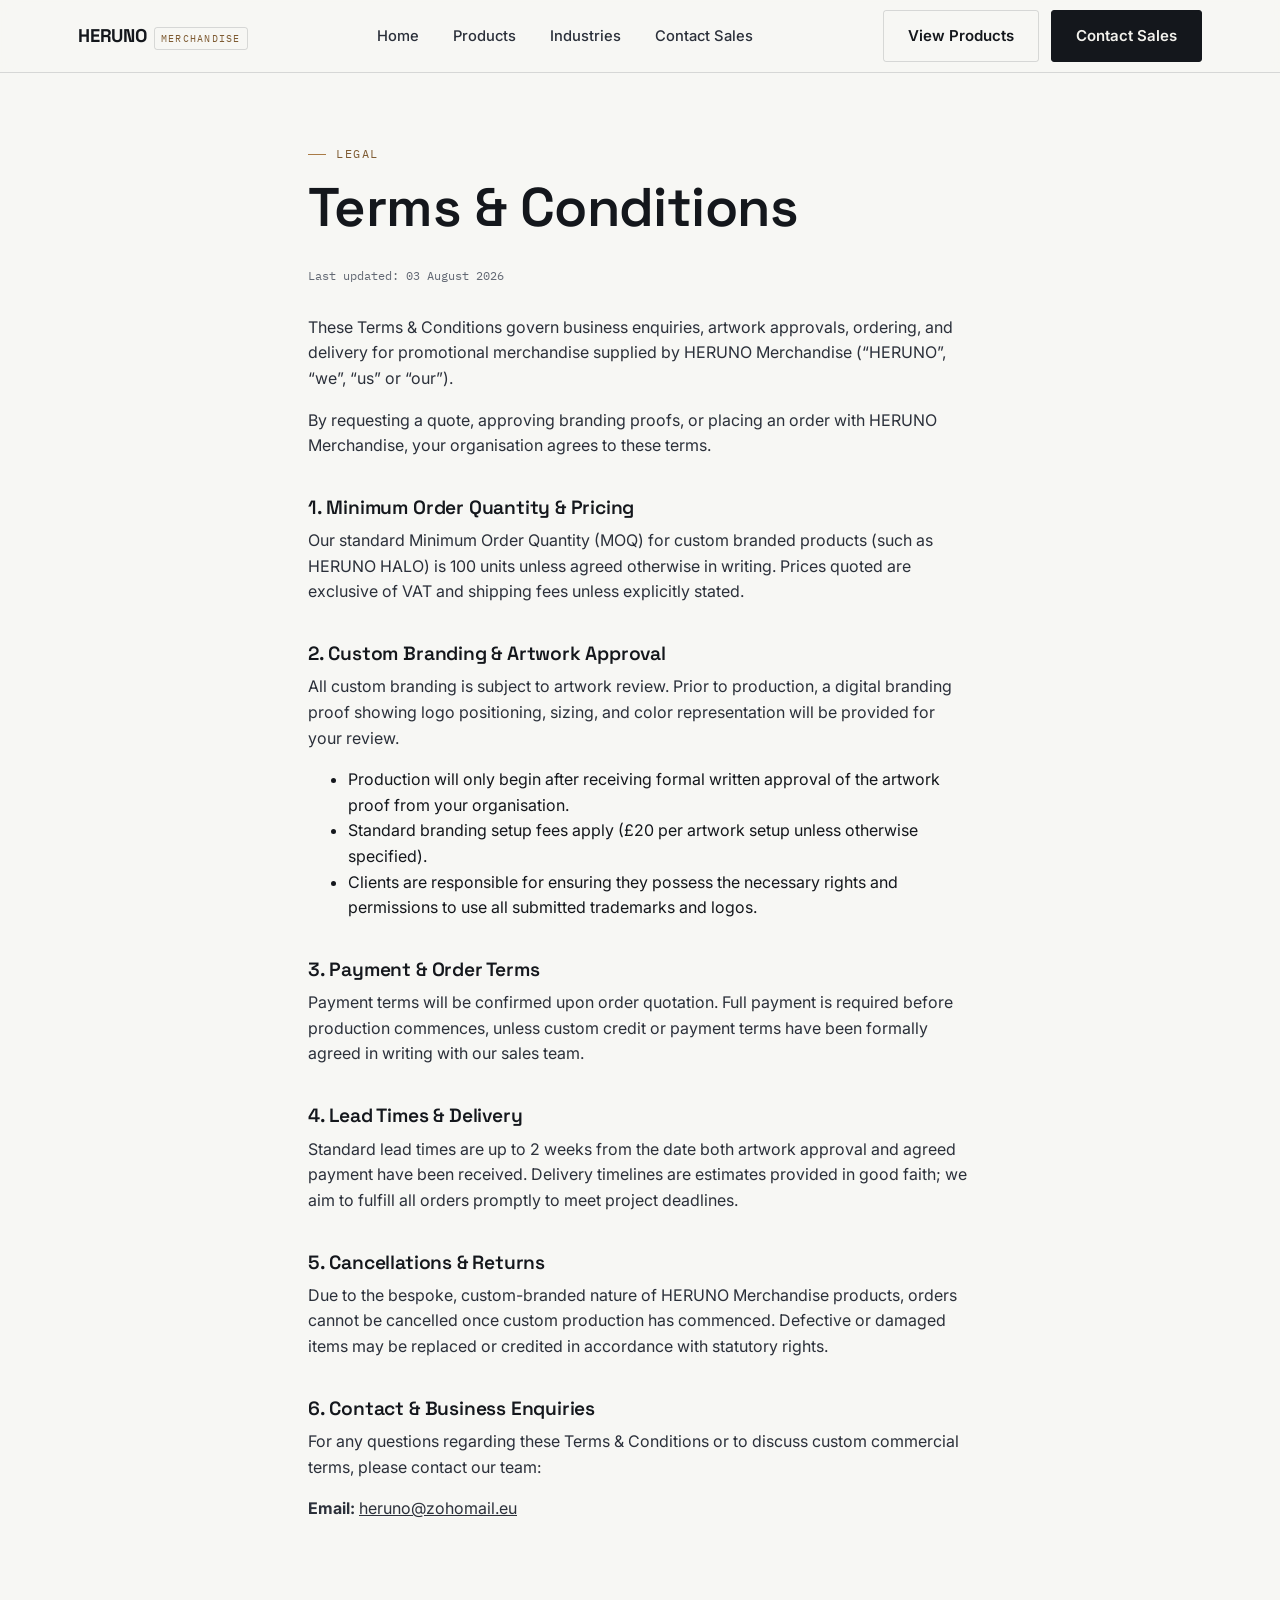
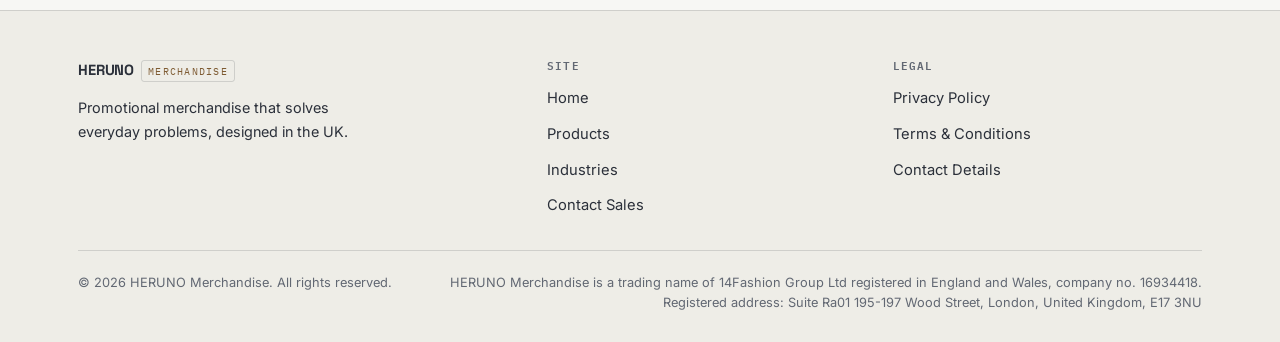
<file: terms.html>
<!DOCTYPE html>
<html lang="en">

<head>
  <meta charset="UTF-8">
  <meta name="viewport" content="width=device-width, initial-scale=1.0">
  <title>Terms &amp; Conditions — HERUNO Merchandise</title>
  <meta name="description"
    content="Terms and Conditions for HERUNO Merchandise — pricing, branding approval, orders, and delivery terms.">
  <link rel="preconnect" href="https://fonts.googleapis.com">
  <link
    href="https://fonts.googleapis.com/css2?family=Space+Grotesk:wght@500;600;700&family=Inter:wght@400;500;600&family=IBM+Plex+Mono:wght@400;500&display=swap"
    rel="stylesheet">
  <link rel="stylesheet" href="css/style.css">
</head>

<body>

  <header class="site-header">
    <div class="container nav-wrap">
      <a href="index.html" class="logo">HERUNO <span class="tag">Merchandise</span></a>
      <nav aria-label="Primary">
        <ul class="nav-links">
          <li><a href="index.html">Home</a></li>
          <li><a href="products.html">Products</a></li>
          <li><a href="industries.html">Industries</a></li>
          <li><a href="contact.html">Contact Sales</a></li>
        </ul>
      </nav>
      <div class="nav-cta">
        <a href="products.html" class="btn btn-secondary">View Products</a>
        <a href="contact.html" class="btn btn-primary">Contact Sales</a>
        <button class="nav-toggle" aria-label="Open menu" aria-expanded="false"><span></span></button>
      </div>
    </div>
  </header>

  <main>
    <section>
      <div class="container legal-body">
        <p class="eyebrow">Legal</p>
        <h1>Terms &amp; Conditions</h1>
        <p class="legal-updated">Last updated: 03 August 2026</p>
        <p>These Terms &amp; Conditions govern business enquiries, artwork approvals, ordering, and delivery for
          promotional merchandise supplied by HERUNO Merchandise (“HERUNO”, “we”, “us” or “our”).</p>
        <p>By requesting a quote, approving branding proofs, or placing an order with HERUNO Merchandise, your
          organisation agrees to these terms.</p>

        <h2>1. Minimum Order Quantity &amp; Pricing</h2>
        <p>Our standard Minimum Order Quantity (MOQ) for custom branded products (such as HERUNO HALO) is 100 units
          unless agreed otherwise in writing. Prices quoted are exclusive of VAT and shipping fees unless explicitly
          stated.</p>

        <h2>2. Custom Branding &amp; Artwork Approval</h2>
        <p>All custom branding is subject to artwork review. Prior to production, a digital branding proof showing logo
          positioning, sizing, and color representation will be provided for your review.</p>
        <ul class="checklist" style="margin-bottom: 24px;">
          <li>Production will only begin after receiving formal written approval of the artwork proof from your
            organisation.</li>
          <li>Standard branding setup fees apply (£20 per artwork setup unless otherwise specified).</li>
          <li>Clients are responsible for ensuring they possess the necessary rights and permissions to use all
            submitted trademarks and logos.</li>
        </ul>

        <h2>3. Payment &amp; Order Terms</h2>
        <p>Payment terms will be confirmed upon order quotation. Full payment is required before production commences,
          unless custom credit or payment terms have been formally agreed in writing with our sales team.</p>

        <h2>4. Lead Times &amp; Delivery</h2>
        <p>Standard lead times are up to 2 weeks from the date both artwork approval and agreed payment have been
          received. Delivery timelines are estimates provided in good faith; we aim to fulfill all orders promptly to
          meet project deadlines.</p>

        <h2>5. Cancellations &amp; Returns</h2>
        <p>Due to the bespoke, custom-branded nature of HERUNO Merchandise products, orders cannot be cancelled once
          custom production has commenced. Defective or damaged items may be replaced or credited in accordance with
          statutory rights.</p>

        <h2>6. Contact &amp; Business Enquiries</h2>
        <p>For any questions regarding these Terms &amp; Conditions or to discuss custom commercial terms, please
          contact our team:</p>
        <p><strong>Email:</strong> <a href="mailto:heruno@zohomail.eu">heruno@zohomail.eu</a></p>
      </div>
    </section>
  </main>

  <footer class="site-footer">
    <div class="container">
      <div class="footer-grid">
        <div>
          <a href="index.html" class="logo">HERUNO <span class="tag">Merchandise</span></a>
          <p style="margin-top:14px; max-width:34ch; font-size:0.9rem;">Promotional merchandise that solves everyday
            problems, designed in the UK.</p>
        </div>
        <div>
          <h4>Site</h4>
          <ul>
            <li><a href="index.html">Home</a></li>
            <li><a href="products.html">Products</a></li>
            <li><a href="industries.html">Industries</a></li>
            <li><a href="contact.html">Contact Sales</a></li>
          </ul>
        </div>
        <div>
          <h4>Legal</h4>
          <ul>
            <li><a href="privacy.html">Privacy Policy</a></li>
            <li><a href="terms.html" aria-current="page">Terms &amp; Conditions</a></li>
            <li><a href="contact.html">Contact Details</a></li>
          </ul>
        </div>
      </div>
      <div class="footer-bottom">
        <span>&copy; <span data-year>2026</span> HERUNO Merchandise. All rights reserved.</span>
        <span><span class="footer-company-name">HERUNO Merchandise is a trading name of 14Fashion Group Ltd registered in England and Wales, company no. 16934418.</span><br><span class="footer-company-address">Registered address: Suite Ra01 195-197 Wood Street, London, United Kingdom, E17 3NU</span></span>
      </div>
    </div>
  </footer>

  <script src="js/main.js"></script>
</body>

</html>
</file>
<file: css/style.css>
/* =========================================================
   HERUNO / HALO — shared stylesheet
   Design language: technical / blueprint-informed B2B system.
   The product is precision-made metal hardware, so the visual
   system borrows from spec sheets and engineering drawings —
   hairline rules, dimension ticks, mono data labels — paired
   with a warm brass accent that echoes the product's finish.
   ========================================================= */

:root {
  /* Color */
  --ink: #14171c;
  --ink-soft: #2b303a;
  --steel: #626873;
  --steel-light: #9ba1ab;
  --line: rgba(20, 23, 28, 0.14);
  --line-soft: rgba(20, 23, 28, 0.08);
  --paper: #f7f7f4;
  --paper-dim: #eeede7;
  --panel: #ffffff;
  --brass: #a97b46;
  --brass-deep: #7e5b32;
  --brass-tint: #f1e4d2;
  --on-ink: #f2f1ec;
  --on-ink-dim: #a7abb3;

  /* Type */
  --font-display: "Space Grotesk", "Arial Narrow", sans-serif;
  --font-body: "Inter", -apple-system, BlinkMacSystemFont, "Segoe UI", sans-serif;
  --font-mono: "IBM Plex Mono", "SFMono-Regular", Menlo, monospace;

  /* Layout */
  --max: 1180px;
  --radius: 6px;
  --radius-sm: 3px;
}

* {
  box-sizing: border-box;
}

html {
  scroll-behavior: smooth;
}

@media (prefers-reduced-motion: reduce) {
  html {
    scroll-behavior: auto;
  }

  * {
    animation-duration: 0.01ms !important;
    animation-iteration-count: 1 !important;
    transition-duration: 0.01ms !important;
  }
}

body {
  margin: 0;
  font-family: var(--font-body);
  color: var(--ink);
  background: var(--paper);
  font-size: 16px;
  line-height: 1.6;
  -webkit-font-smoothing: antialiased;
}

h1,
h2,
h3,
h4 {
  font-family: var(--font-display);
  font-weight: 600;
  line-height: 1.12;
  letter-spacing: -0.01em;
  margin: 0 0 0.5em;
  color: var(--ink);
}

h1 {
  font-size: clamp(1.85rem, 4.5vw, 3.4rem);
}

h2 {
  font-size: clamp(1.35rem, 2.8vw, 2.1rem);
}

h3 {
  font-size: 1.15rem;
}

p {
  margin: 0 0 1em;
  color: var(--ink-soft);
}

a {
  color: inherit;
}

img,
svg {
  max-width: 100%;
  display: block;
}

.container {
  max-width: var(--max);
  margin: 0 auto;
  padding: 0 28px;
}

.eyebrow {
  font-family: var(--font-mono);
  font-size: 0.72rem;
  letter-spacing: 0.14em;
  text-transform: uppercase;
  color: var(--brass-deep);
  display: flex;
  align-items: center;
  gap: 10px;
  margin-bottom: 14px;
}

.eyebrow::before {
  content: "";
  width: 18px;
  height: 1px;
  background: var(--brass);
  display: inline-block;
}

/* Focus visibility */
a:focus-visible,
button:focus-visible,
input:focus-visible,
textarea:focus-visible,
select:focus-visible {
  outline: 2px solid var(--brass);
  outline-offset: 2px;
}

/* ---------- Buttons ---------- */
.btn {
  display: inline-flex;
  align-items: center;
  justify-content: center;
  gap: 8px;
  font-family: var(--font-body);
  font-weight: 600;
  font-size: 0.94rem;
  padding: 13px 24px;
  border-radius: var(--radius-sm);
  border: 1px solid transparent;
  cursor: pointer;
  text-decoration: none;
  white-space: normal;
  max-width: 100%;
  text-align: center;
  transition: background 0.15s ease, color 0.15s ease, border-color 0.15s ease, transform 0.1s ease;
}

.btn:active {
  transform: translateY(1px);
}

.btn-primary {
  background: var(--ink);
  color: var(--on-ink);
  border-color: var(--ink);
}

.btn-primary:hover {
  background: var(--brass-deep);
  border-color: var(--brass-deep);
}

.btn-secondary {
  background: transparent;
  color: var(--ink);
  border-color: var(--line);
}

.btn-secondary:hover {
  border-color: var(--ink);
  background: var(--paper-dim);
}

.btn-on-dark {
  background: var(--brass);
  color: var(--ink);
  border-color: var(--brass);
}

.btn-on-dark:hover {
  background: var(--on-ink);
  border-color: var(--on-ink);
}

.btn-ghost-on-dark {
  background: transparent;
  color: var(--on-ink);
  border-color: rgba(242, 241, 236, 0.3);
}

.btn-ghost-on-dark:hover {
  border-color: var(--on-ink);
  background: rgba(242, 241, 236, 0.06);
}

.btn-row {
  display: flex;
  gap: 12px;
  flex-wrap: wrap;
}

@media (max-width: 560px) {
  .btn-row {
    flex-direction: column;
    width: 100%;
  }

  .btn-row .btn {
    width: 100%;
    justify-content: center;
  }
}

/* ---------- Header / Nav ---------- */
.site-header {
  position: sticky;
  top: 0;
  z-index: 50;
  background: rgba(247, 247, 244, 0.92);
  backdrop-filter: blur(8px);
  border-bottom: 1px solid var(--line);
}

.nav-wrap {
  display: flex;
  align-items: center;
  justify-content: space-between;
  height: 72px;
}

.logo {
  display: flex;
  align-items: baseline;
  gap: 7px;
  text-decoration: none;
  font-family: var(--font-display);
  font-weight: 700;
  font-size: 1.15rem;
  color: var(--ink);
  letter-spacing: -0.01em;
}

.logo .tag {
  font-family: var(--font-mono);
  font-weight: 400;
  font-size: 0.65rem;
  letter-spacing: 0.12em;
  color: var(--brass-deep);
  border: 1px solid var(--line);
  padding: 2px 6px;
  border-radius: 3px;
  text-transform: uppercase;
}

.nav-links {
  display: flex;
  align-items: center;
  gap: 34px;
  list-style: none;
  margin: 0;
  padding: 0;
}

.nav-links a {
  text-decoration: none;
  font-size: 0.92rem;
  font-weight: 500;
  color: var(--ink-soft);
  padding: 6px 0;
  border-bottom: 2px solid transparent;
  transition: color 0.15s ease, border-color 0.15s ease;
}

.nav-links a:hover,
.nav-links a[aria-current="page"] {
  color: var(--ink);
  border-color: var(--brass);
}

.nav-cta {
  display: flex;
  align-items: center;
  gap: 12px;
}

.nav-toggle {
  display: none;
  background: none;
  border: 1px solid var(--line);
  border-radius: var(--radius-sm);
  width: 42px;
  height: 42px;
  align-items: center;
  justify-content: center;
  cursor: pointer;
}

.nav-toggle span,
.nav-toggle span::before,
.nav-toggle span::after {
  content: "";
  display: block;
  width: 18px;
  height: 2px;
  background: var(--ink);
  position: relative;
  transition: transform 0.2s ease, opacity 0.2s ease;
}

.nav-toggle span::before {
  position: absolute;
  top: -6px;
}

.nav-toggle span::after {
  position: absolute;
  top: 6px;
}

@media (max-width: 860px) {
  .nav-toggle {
    display: flex;
  }

  .nav-links {
    position: absolute;
    top: 72px;
    left: 0;
    right: 0;
    background: var(--paper);
    border-bottom: 1px solid var(--line);
    flex-direction: column;
    align-items: flex-start;
    gap: 0;
    padding: 8px 28px 18px;
    display: none;
  }

  .nav-links.open {
    display: flex;
  }

  .nav-links li {
    width: 100%;
  }

  .nav-links a {
    display: block;
    padding: 12px 0;
    border-bottom: 1px solid var(--line-soft);
    width: 100%;
  }

  .nav-cta .btn-secondary {
    display: none;
  }
}

/* ---------- Hero ---------- */
.hero {
  padding: 88px 0 64px;
  background:
    linear-gradient(180deg, var(--paper) 0%, var(--paper) 100%);
  position: relative;
  overflow: hidden;
}

.hero-grid {
  display: grid;
  grid-template-columns: 1.05fr 0.95fr;
  gap: 56px;
  align-items: center;
}

.hero-images {
  display: flex;
  flex-direction: column;
  gap: 16px;
}

.hero-images img {
  width: 100%;
  height: auto;
  object-fit: contain;
  display: block;
}

.hero h1 {
  max-width: 15ch;
}

.hero .lede {
  font-size: 1.08rem;
  max-width: 46ch;
  color: var(--ink-soft);
}

.hero-art {
  border: 1px solid var(--line);
  border-radius: var(--radius);
  background: var(--panel);
  padding: 20px;
}

.hero-art figcaption {
  font-family: var(--font-mono);
  font-size: 0.68rem;
  letter-spacing: 0.08em;
  color: var(--steel);
  text-transform: uppercase;
  border-top: 1px solid var(--line-soft);
  margin-top: 14px;
  padding-top: 12px;
  display: flex;
  justify-content: space-between;
}

@media (max-width: 900px) {
  .hero-grid {
    grid-template-columns: 1fr;
  }

  .hero {
    padding: 56px 0 44px;
  }
}

/* ---------- Sections ---------- */
section {
  padding: 72px 0;
}

.section-alt {
  background: var(--panel);
  border-top: 1px solid var(--line);
  border-bottom: 1px solid var(--line);
}

.section-ink {
  background: var(--ink);
  color: var(--on-ink);
}

.section-ink h2,
.section-ink h3 {
  color: var(--on-ink);
}

.section-ink p {
  color: var(--on-ink-dim);
}

.section-ink .eyebrow {
  color: var(--brass);
}

.section-ink .eyebrow::before {
  background: var(--brass);
}

.section-head {
  max-width: 640px;
  margin-bottom: 40px;
}

.section-head p {
  font-size: 1.02rem;
}

/* ---------- Trust grid ---------- */
.trust-grid {
  display: grid;
  grid-template-columns: repeat(5, 1fr);
  gap: 1px;
  background: var(--line);
  border: 1px solid var(--line);
  border-radius: var(--radius);
  overflow: hidden;
}

.trust-item {
  background: var(--panel);
  padding: 26px 20px;
}

.trust-item .num {
  font-family: var(--font-mono);
  font-size: 0.72rem;
  color: var(--brass-deep);
  display: block;
  margin-bottom: 10px;
}

.trust-item p {
  font-size: 0.92rem;
  margin: 0;
  color: var(--ink-soft);
  font-weight: 500;
}

@media (max-width: 960px) {
  .trust-grid {
    grid-template-columns: repeat(2, 1fr);
  }
}

@media (max-width: 560px) {
  .trust-grid {
    grid-template-columns: 1fr;
  }
}

/* ---------- HALO feature panel ---------- */
.halo-panel {
  display: grid;
  grid-template-columns: 0.9fr 1.1fr;
  gap: 48px;
  align-items: center;
  border: 1px solid var(--line);
  border-radius: var(--radius);
  padding: 40px;
  background: var(--panel);
}

@media (max-width: 900px) {
  .halo-panel {
    grid-template-columns: 1fr;
    padding: 28px;
  }
}

/* ---------- Industries ---------- */
.industry-grid {
  display: grid;
  grid-template-columns: repeat(4, 1fr);
  gap: 22px;
}

@media (max-width: 980px) {
  .industry-grid {
    grid-template-columns: repeat(2, 1fr);
  }
}

@media (max-width: 560px) {
  .industry-grid {
    grid-template-columns: 1fr;
  }
}

.industry-card {
  border: 1px solid var(--line);
  border-radius: var(--radius);
  background: var(--panel);
  padding: 26px 22px;
  display: flex;
  flex-direction: column;
  gap: 10px;
}

.industry-card .icon {
  width: 40px;
  height: 40px;
  color: var(--brass-deep);
  margin-bottom: 4px;
}

.industry-card h3 {
  font-size: 1.02rem;
  margin-bottom: 2px;
}

.industry-card p {
  font-size: 0.92rem;
  margin: 0;
}

/* ---------- Testimonials ---------- */
.testi-grid {
  display: grid;
  grid-template-columns: repeat(3, 1fr);
  gap: 22px;
}

@media (max-width: 900px) {
  .testi-grid {
    grid-template-columns: 1fr;
  }
}

.testi-card {
  border: 1px solid var(--line);
  border-radius: var(--radius);
  padding: 26px;
  background: var(--panel);
  display: flex;
  flex-direction: column;
  gap: 16px;
}

.testi-quote {
  font-size: 1rem;
  color: var(--ink);
  margin: 0;
  font-style: normal;
}

.testi-quote::before {
  content: "\201C";
  color: var(--brass);
  font-family: var(--font-display);
}

.testi-attr {
  font-family: var(--font-mono);
  font-size: 0.72rem;
  letter-spacing: 0.04em;
  color: var(--steel);
  text-transform: uppercase;
  margin-top: auto;
}

/* ---------- CTA banner ---------- */
.cta-band {
  border-radius: var(--radius);
  background: var(--ink);
  color: var(--on-ink);
  padding: 56px;
  text-align: center;
}

.cta-band h2 {
  color: var(--on-ink);
}

.cta-band p {
  color: var(--on-ink-dim);
  max-width: 46ch;
  margin: 0 auto 26px;
}

.cta-band .btn-row {
  justify-content: center;
}

/* ---------- Footer ---------- */
.site-footer {
  border-top: 1px solid var(--line);
  padding: 48px 0 28px;
  background: var(--paper-dim);
}

.footer-grid {
  display: grid;
  grid-template-columns: 1.4fr 1fr 1fr;
  gap: 36px;
  padding-bottom: 32px;
  border-bottom: 1px solid var(--line);
}

.footer-grid h4 {
  font-family: var(--font-mono);
  font-size: 0.7rem;
  letter-spacing: 0.1em;
  text-transform: uppercase;
  color: var(--steel);
  margin-bottom: 14px;
}

.footer-grid ul {
  list-style: none;
  margin: 0;
  padding: 0;
  display: flex;
  flex-direction: column;
  gap: 10px;
}

.footer-grid a {
  text-decoration: none;
  color: var(--ink-soft);
  font-size: 0.92rem;
}

.footer-grid a:hover {
  color: var(--brass-deep);
}

.footer-bottom {
  display: flex;
  justify-content: space-between;
  align-items: flex-start;
  padding-top: 22px;
  font-size: 0.8rem;
  line-height: 1.6;
  color: var(--steel);
  flex-wrap: wrap;
  gap: 14px 24px;
}

.footer-bottom > *:first-child {
  flex-shrink: 0;
}

.footer-bottom > *:last-child {
  text-align: right;
  max-width: none;
}

.footer-company-name {
  display: inline-block;
  white-space: nowrap;
}

.footer-company-address {
  display: inline-block;
}

@media (max-width: 1040px) {
  .footer-company-name {
    white-space: normal;
  }
}

@media (max-width: 860px) {
  .footer-bottom {
    flex-direction: column;
    align-items: flex-start;
    gap: 12px;
  }

  .footer-bottom > *:last-child {
    text-align: left;
    max-width: 100%;
  }
}

@media (max-width: 760px) {
  .footer-grid {
    grid-template-columns: 1fr 1fr;
  }
}

@media (max-width: 520px) {
  .footer-grid {
    grid-template-columns: 1fr;
  }
}

/* ---------- Products page ---------- */
.reason-grid {
  display: grid;
  grid-template-columns: repeat(5, 1fr);
  gap: 1px;
  background: var(--line);
  border: 1px solid var(--line);
  border-radius: var(--radius);
  overflow: hidden;
}

.reason-item {
  background: var(--panel);
  padding: 24px 18px;
}

.reason-item p {
  font-size: 0.9rem;
  margin: 0;
  font-weight: 500;
  color: var(--ink-soft);
}

@media (max-width: 960px) {
  .reason-grid {
    grid-template-columns: repeat(2, 1fr);
  }
}

@media (max-width: 560px) {
  .reason-grid {
    grid-template-columns: 1fr;
  }
}

.branding-panel {
  display: grid;
  grid-template-columns: 0.8fr 1.2fr;
  gap: 40px;
  border: 1px solid var(--line);
  border-radius: var(--radius);
  padding: 36px;
  background: var(--panel);
  align-items: center;
}

@media (max-width: 860px) {
  .branding-panel {
    grid-template-columns: 1fr;
    padding: 26px;
  }
}

.compare-grid {
  display: grid;
  grid-template-columns: 1fr 1fr;
  gap: 24px;
}

@media (max-width: 780px) {
  .compare-grid {
    grid-template-columns: 1fr;
  }
}

.product-card {
  border: 1px solid var(--line);
  border-radius: var(--radius);
  background: var(--panel);
  overflow: hidden;
  display: flex;
  flex-direction: column;
}

.product-card .art {
  padding: 26px;
  border-bottom: 1px solid var(--line);
  background: var(--paper-dim);
}

.product-card .body {
  padding: 28px;
  display: flex;
  flex-direction: column;
  gap: 16px;
  flex: 1;
}

.product-card .model-tag {
  font-family: var(--font-mono);
  font-size: 0.68rem;
  letter-spacing: 0.1em;
  text-transform: uppercase;
  color: var(--brass-deep);
}

.spec-list {
  list-style: none;
  margin: 0;
  padding: 0;
  display: flex;
  flex-direction: column;
}

.spec-list li {
  display: flex;
  gap: 12px;
  align-items: flex-start;
  padding: 10px 0;
  border-top: 1px solid var(--line-soft);
  font-size: 0.92rem;
  color: var(--ink-soft);
}

.spec-list li:first-child {
  border-top: none;
}

.spec-list li::before {
  content: "";
  width: 6px;
  height: 6px;
  margin-top: 7px;
  background: var(--brass);
  flex-shrink: 0;
}

.spec-note {
  font-family: var(--font-mono);
  font-size: 0.72rem;
  color: var(--steel);
  border: 1px dashed var(--line);
  padding: 10px 12px;
  border-radius: var(--radius-sm);
}

/* ---------- Industries page detail ---------- */
.industry-detail {
  display: grid;
  grid-template-columns: 1fr 1fr;
  gap: 44px;
  align-items: center;
  padding: 48px 0;
  border-bottom: 1px solid var(--line);
}

.industry-detail:last-child {
  border-bottom: none;
}

.industry-detail:nth-child(even) {
  direction: rtl;
}

.industry-detail:nth-child(even)>* {
  direction: ltr;
}

.industry-detail .photo-frame {
  max-width: 380px;
  width: 100%;
}

@media (max-width: 860px) {
  .industry-detail {
    grid-template-columns: 1fr;
    direction: ltr !important;
  }
}

.industry-detail .panel-art {
  border: 1px solid var(--line);
  border-radius: var(--radius);
  background: var(--panel);
  padding: 24px;
}

.industry-detail .checklist {
  list-style: none;
  margin: 18px 0 0;
  padding: 0;
  display: flex;
  flex-direction: column;
  gap: 10px;
}

.industry-detail .checklist li {
  display: flex;
  gap: 10px;
  font-size: 0.94rem;
  color: var(--ink-soft);
}

.industry-detail .checklist li::before {
  content: "\2713";
  color: var(--brass-deep);
  font-weight: 700;
}

/* ---------- Contact page ---------- */
.contact-wrap {
  display: grid;
  grid-template-columns: 1fr 1fr;
  gap: 56px;
  align-items: flex-start;
}

@media (max-width: 900px) {
  .contact-wrap {
    grid-template-columns: 1fr;
  }
}

.field {
  margin-bottom: 18px;
}

.field label {
  display: block;
  font-size: 0.86rem;
  font-weight: 600;
  margin-bottom: 6px;
  color: var(--ink);
}

.field .hint {
  font-size: 0.78rem;
  color: var(--steel);
  margin-top: 5px;
}

.field input,
.field select,
.field textarea {
  width: 100%;
  font-family: var(--font-body);
  font-size: 0.95rem;
  padding: 12px 14px;
  border: 1px solid var(--line);
  border-radius: var(--radius-sm);
  background: var(--panel);
  color: var(--ink);
}

.field input:focus,
.field select:focus,
.field textarea:focus {
  border-color: var(--brass);
}

.field-row {
  display: grid;
  grid-template-columns: 1fr 1fr;
  gap: 16px;
}

@media (max-width: 560px) {
  .field-row {
    grid-template-columns: 1fr;
  }
}

.contact-form {
  border: 1px solid var(--line);
  border-radius: var(--radius);
  padding: 32px;
  background: var(--panel);
}

.form-note {
  font-size: 0.82rem;
  color: var(--steel);
  margin-top: 14px;
}

.form-success {
  display: none;
  border: 1px solid var(--brass);
  background: var(--brass-tint);
  border-radius: var(--radius-sm);
  padding: 16px 18px;
  font-size: 0.92rem;
  color: var(--brass-deep);
  margin-bottom: 18px;
}

.form-success.visible {
  display: block;
}

.contact-detail-list {
  list-style: none;
  margin: 0 0 32px;
  padding: 0;
  display: flex;
  flex-direction: column;
  gap: 18px;
}

.contact-detail-list li {
  border-top: 1px solid var(--line-soft);
  padding-top: 14px;
}

.contact-detail-list li:first-child {
  border-top: none;
  padding-top: 0;
}

.contact-detail-list .k {
  font-family: var(--font-mono);
  font-size: 0.68rem;
  letter-spacing: 0.08em;
  text-transform: uppercase;
  color: var(--steel);
  display: block;
  margin-bottom: 4px;
}

.contact-detail-list .v {
  font-size: 1rem;
  color: var(--ink);
}

.contact-detail-list .v a {
  color: var(--ink);
  text-decoration: none;
  transition: color 0.15s ease;
}

.contact-detail-list .v a:hover {
  color: var(--brass-deep);
  text-decoration: underline;
}

/* ---------- Legal pages ---------- */
.legal-body h2 {
  margin-top: 2em;
  font-size: 1.2rem;
}

.legal-body {
  max-width: 72ch;
}

.legal-updated {
  font-family: var(--font-mono);
  font-size: 0.75rem;
  color: var(--steel);
  margin-bottom: 30px;
}

/* ---------- Photo frame (real photography) ---------- */
.photo-frame {
  border: 1px solid var(--line);
  border-radius: var(--radius);
  overflow: hidden;
  aspect-ratio: 4 / 3;
  background: var(--paper-dim);
}

.photo-frame img {
  width: 100%;
  height: 100%;
  object-fit: cover;
  display: block;
}

.photo-frame.tall {
  aspect-ratio: 3 / 4;
}

.photo-frame.wide {
  aspect-ratio: 16 / 9;
}

.photo-frame.card-art {
  border-radius: 0;
  border-left: 0;
  border-right: 0;
  border-top: 0;
  aspect-ratio: 16 / 10;
}

/* ---------- Photo placeholders (pending approved imagery) ---------- */
.photo-slot {
  border: 1px dashed var(--line);
  border-radius: var(--radius);
  background: var(--paper-dim);
  aspect-ratio: 4 / 3;
  display: flex;
  flex-direction: column;
  align-items: center;
  justify-content: center;
  gap: 10px;
  text-align: center;
  padding: 20px;
  color: var(--steel);
}

.photo-slot svg {
  width: 30px;
  height: 30px;
  opacity: 0.6;
}

.photo-slot .slot-label {
  font-family: var(--font-mono);
  font-size: 0.7rem;
  letter-spacing: 0.04em;
  text-transform: uppercase;
  color: var(--steel);
  max-width: 22ch;
}

.photo-slot.tall {
  aspect-ratio: 3 / 4;
}

.photo-slot.wide {
  aspect-ratio: 16 / 9;
}

/* ---------- Ordering information ---------- */
.order-info {
  border: 1px solid var(--line);
  border-radius: var(--radius);
  background: var(--panel);
  padding: 8px 32px;
}

.order-info-row {
  display: flex;
  justify-content: space-between;
  align-items: baseline;
  gap: 20px;
  padding: 18px 0;
  border-top: 1px solid var(--line-soft);
}

.order-info-row:first-child {
  border-top: none;
}

.order-info-row .k {
  font-size: 0.98rem;
  color: var(--ink);
  font-weight: 500;
}

.order-info-row .v {
  font-family: var(--font-mono);
  font-size: 0.88rem;
  color: var(--brass-deep);
  text-align: right;
  white-space: nowrap;
}

.order-info-note {
  font-size: 0.86rem;
  color: var(--steel);
  border-top: 1px solid var(--line);
  margin-top: 6px;
  padding: 18px 0 8px;
}

/* ---------- Order journey ---------- */
.journey-list {
  list-style: none;
  margin: 0;
  padding: 0;
  display: grid;
  grid-template-columns: repeat(5, 1fr);
  gap: 22px;
}

@media (max-width: 980px) {
  .journey-list {
    grid-template-columns: repeat(2, 1fr);
  }
}

@media (max-width: 560px) {
  .journey-list {
    grid-template-columns: 1fr;
  }
}

.journey-step {
  border: 1px solid var(--line);
  border-radius: var(--radius);
  background: var(--panel);
  padding: 22px 20px;
  position: relative;
}

.journey-step .step-num {
  font-family: var(--font-mono);
  font-size: 0.75rem;
  color: var(--brass);
  background: var(--ink);
  width: 26px;
  height: 26px;
  border-radius: 50%;
  display: flex;
  align-items: center;
  justify-content: center;
  margin-bottom: 14px;
}

.journey-step h3 {
  font-size: 0.98rem;
  margin-bottom: 6px;
}

.journey-step p {
  font-size: 0.88rem;
  margin: 0;
}

/* ---------- Utility ---------- */
.text-center {
  text-align: center;
}

.mt-0 {
  margin-top: 0;
}

/* ---------- Mobile & Tablet Responsiveness Enhancements ---------- */
@media (max-width: 560px) {
  .container {
    padding: 0 18px;
  }

  section {
    padding: 44px 0;
  }

  .cta-band {
    padding: 32px 20px;
  }

  .contact-form {
    padding: 22px 18px;
  }

  .order-info {
    padding: 8px 18px;
  }

  .order-info-row {
    flex-direction: column;
    align-items: flex-start;
    gap: 4px;
  }

  .order-info-row .v {
    text-align: left;
    white-space: normal;
  }
}
</file>
